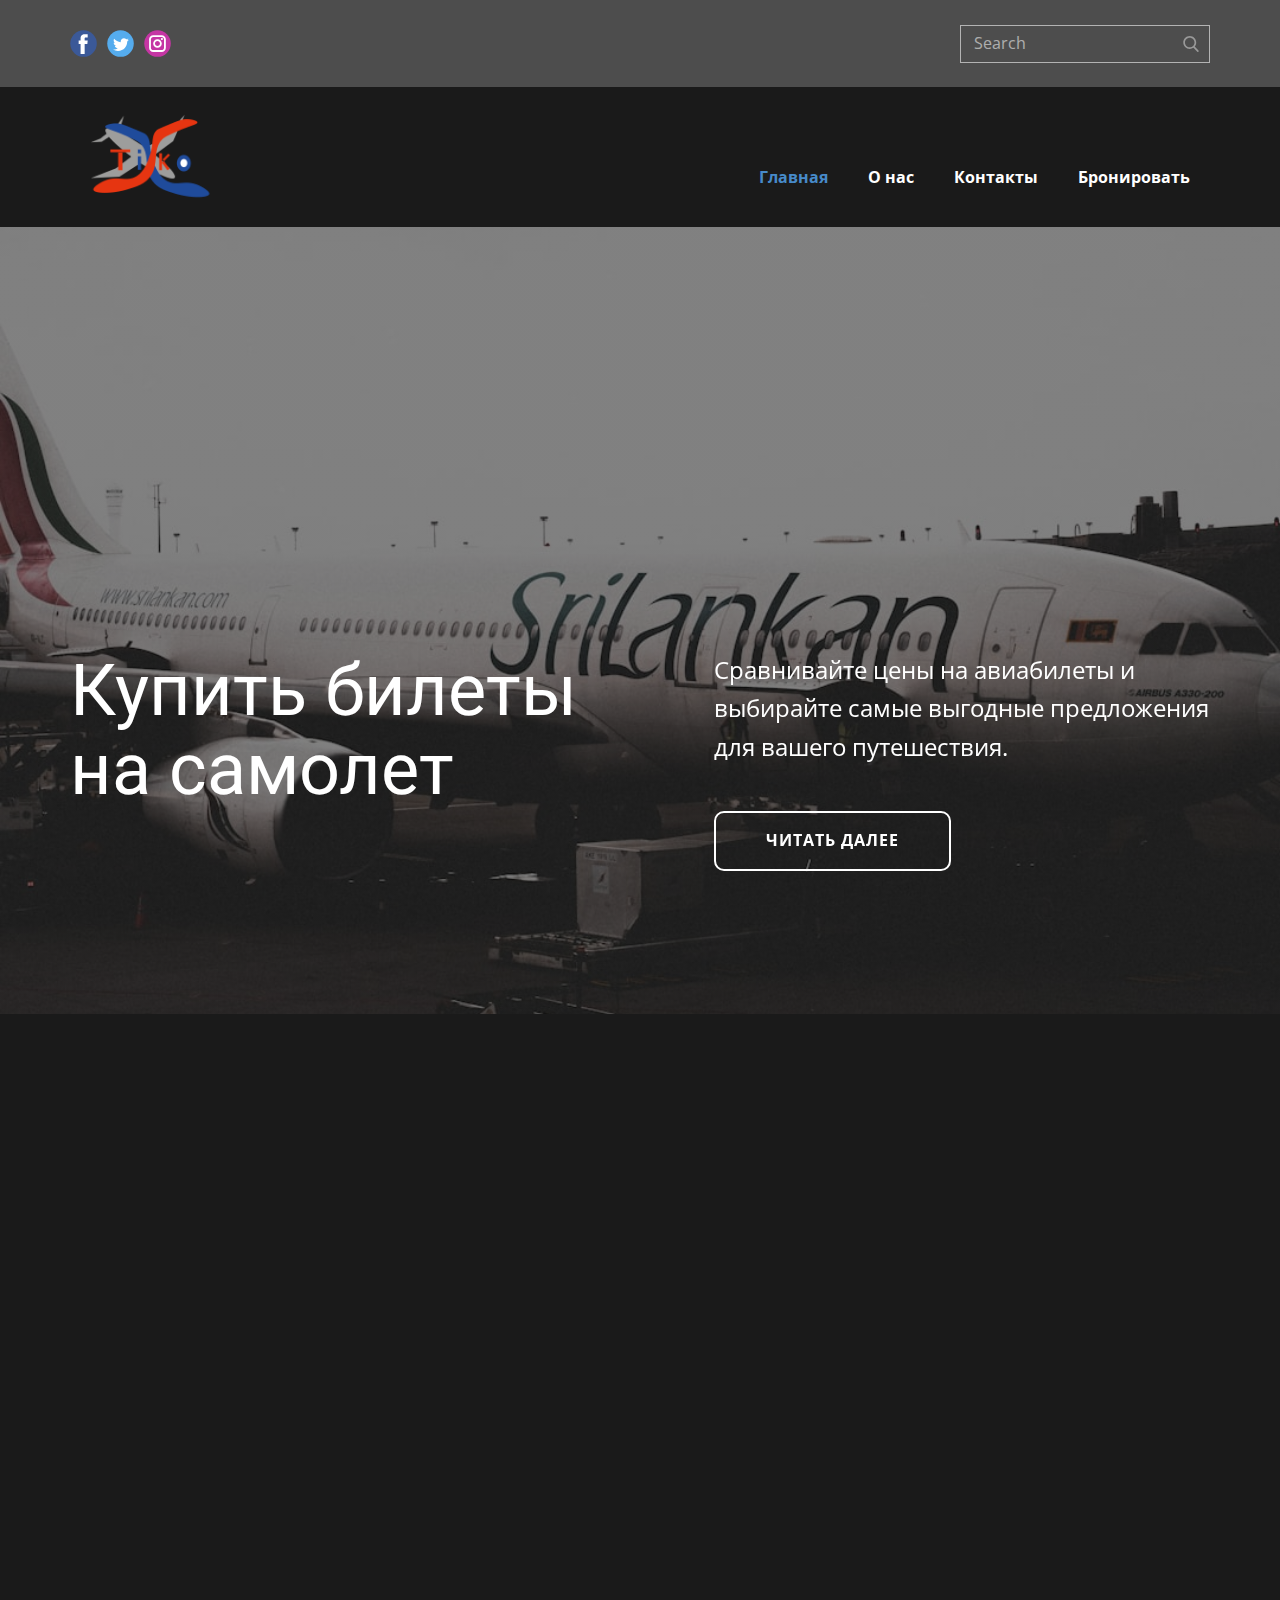
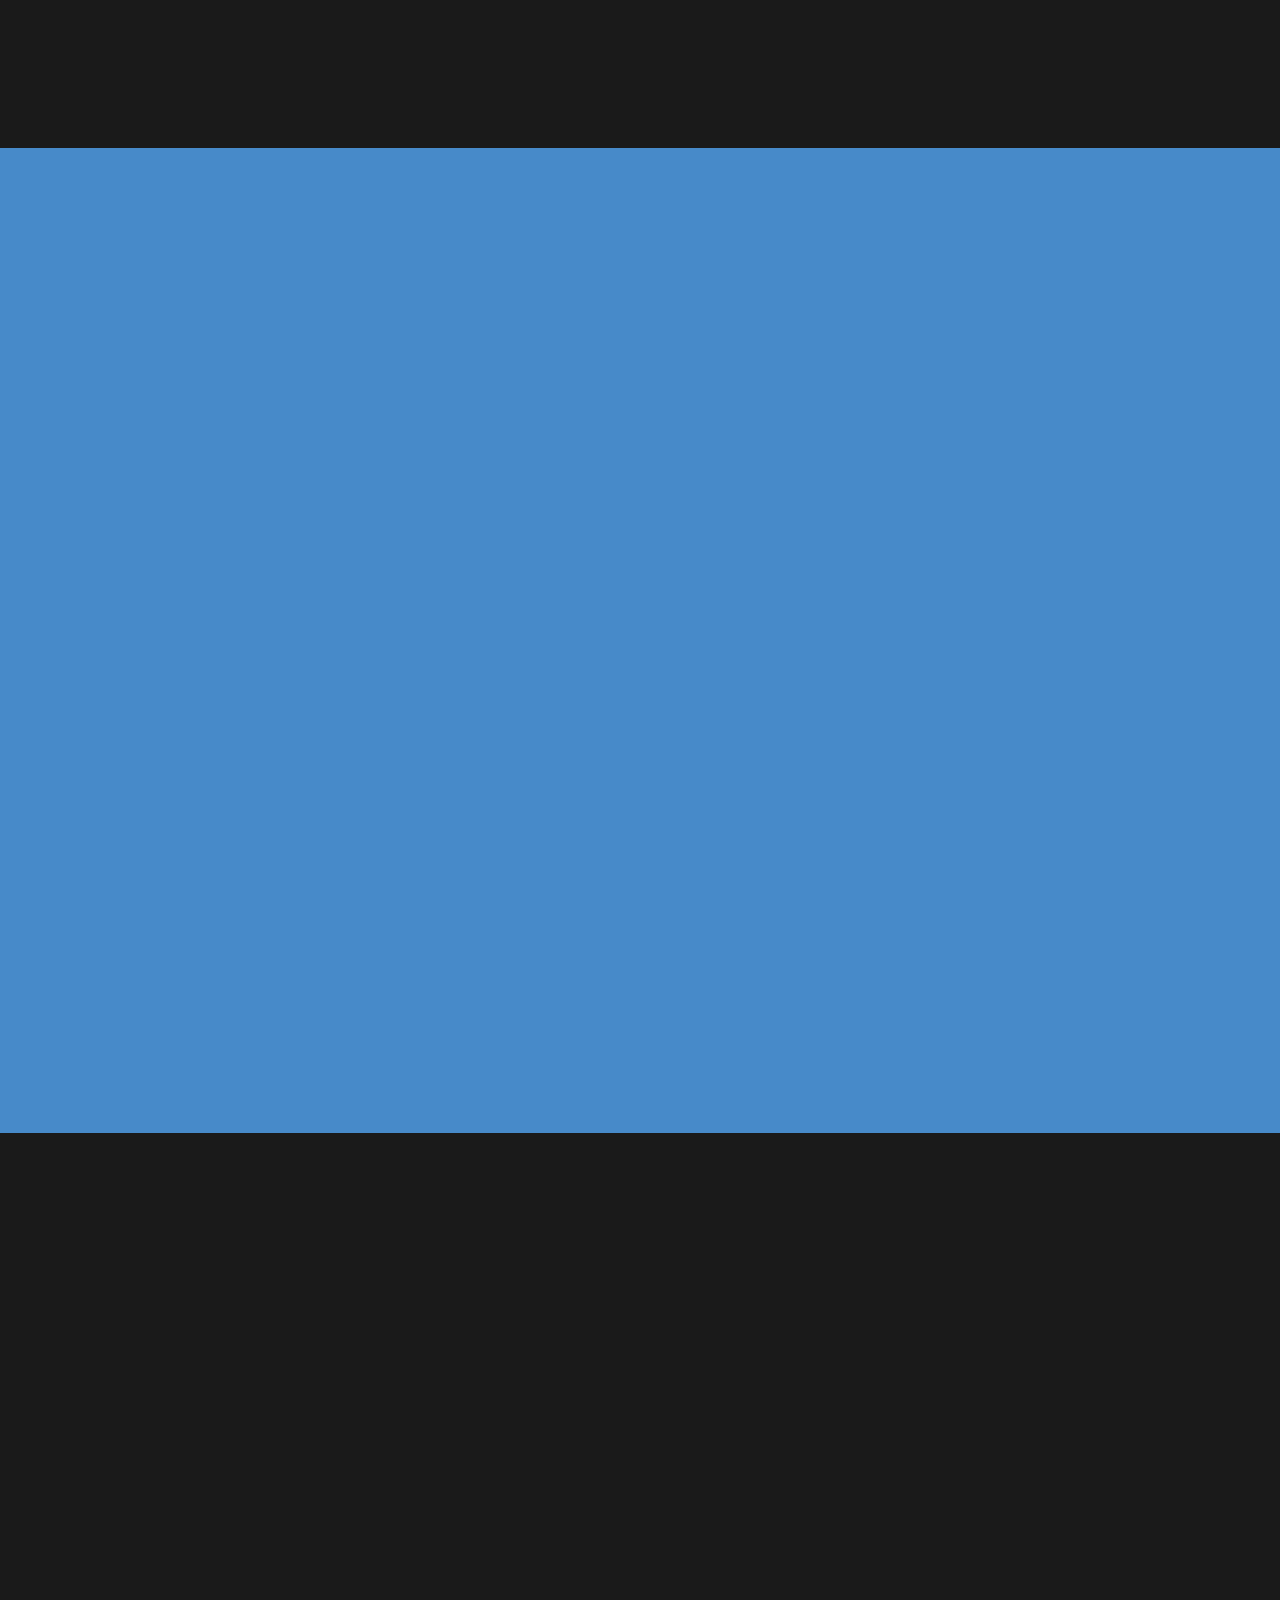
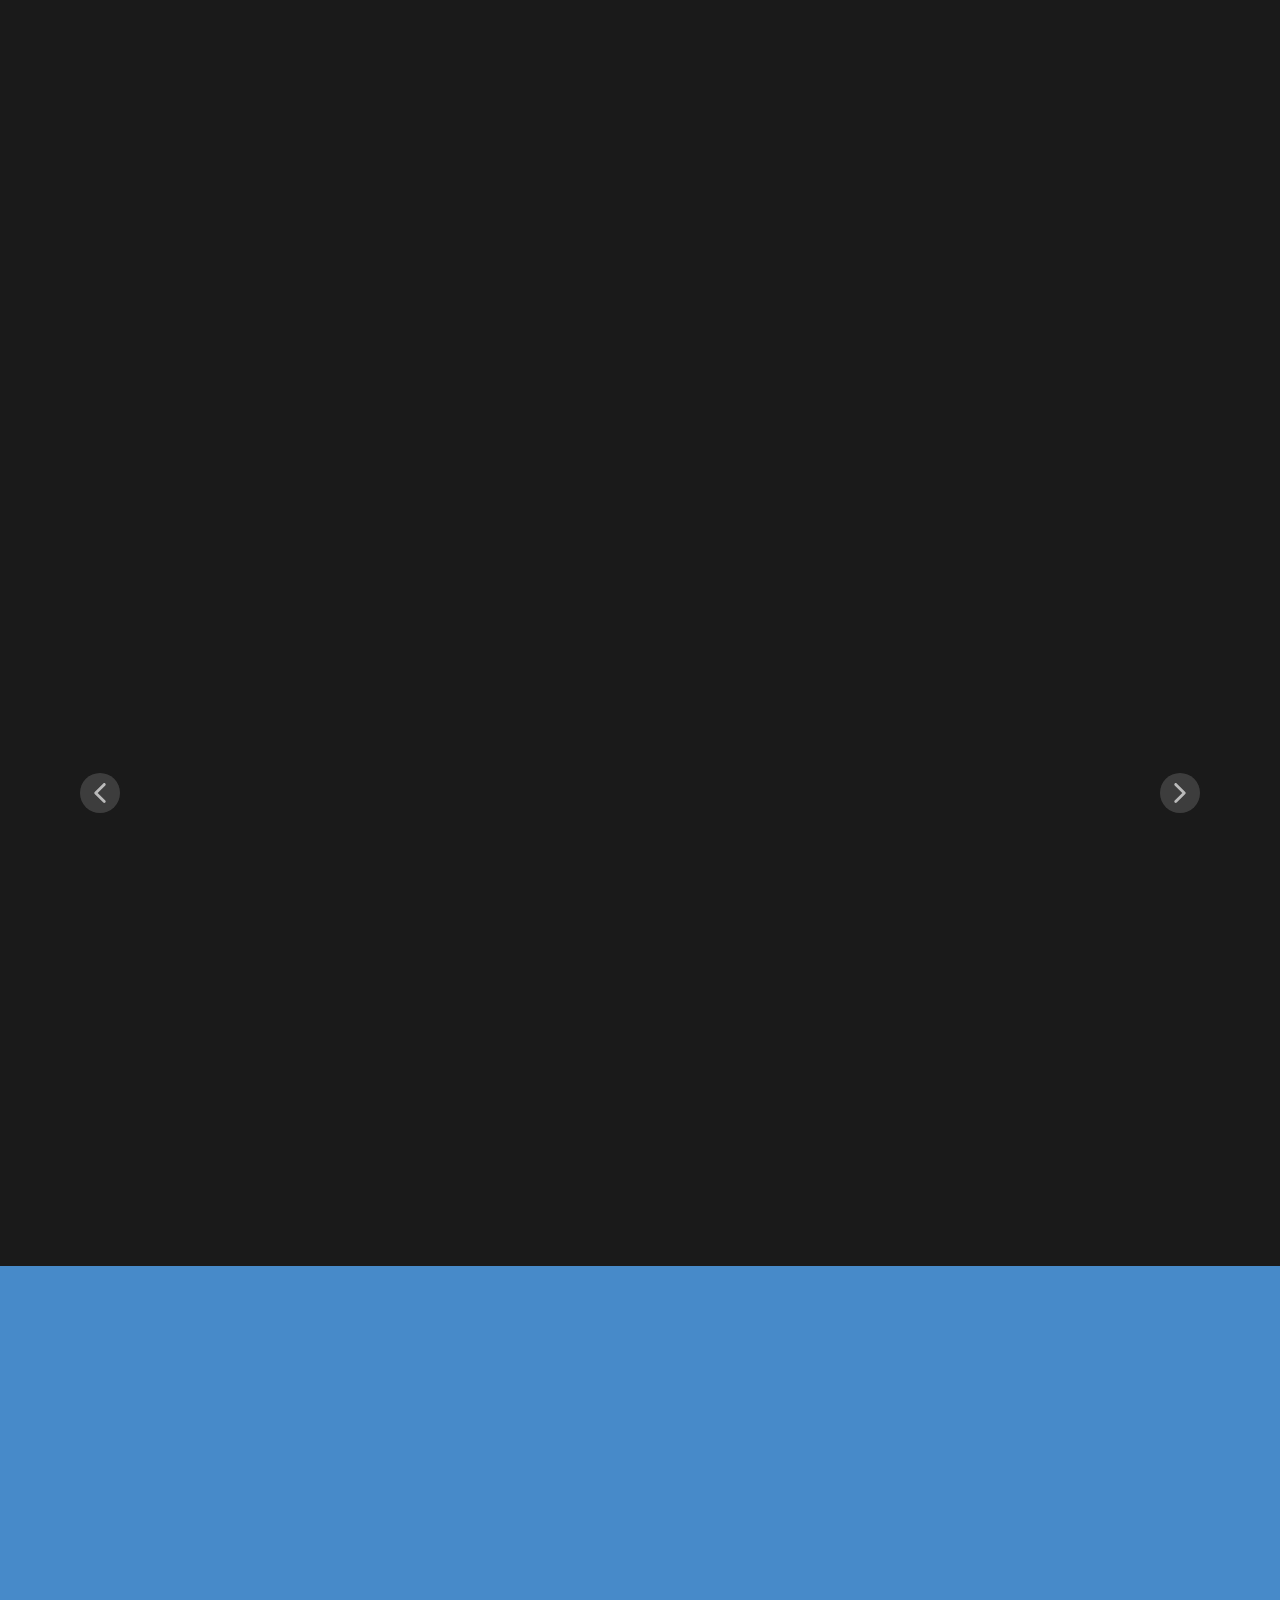
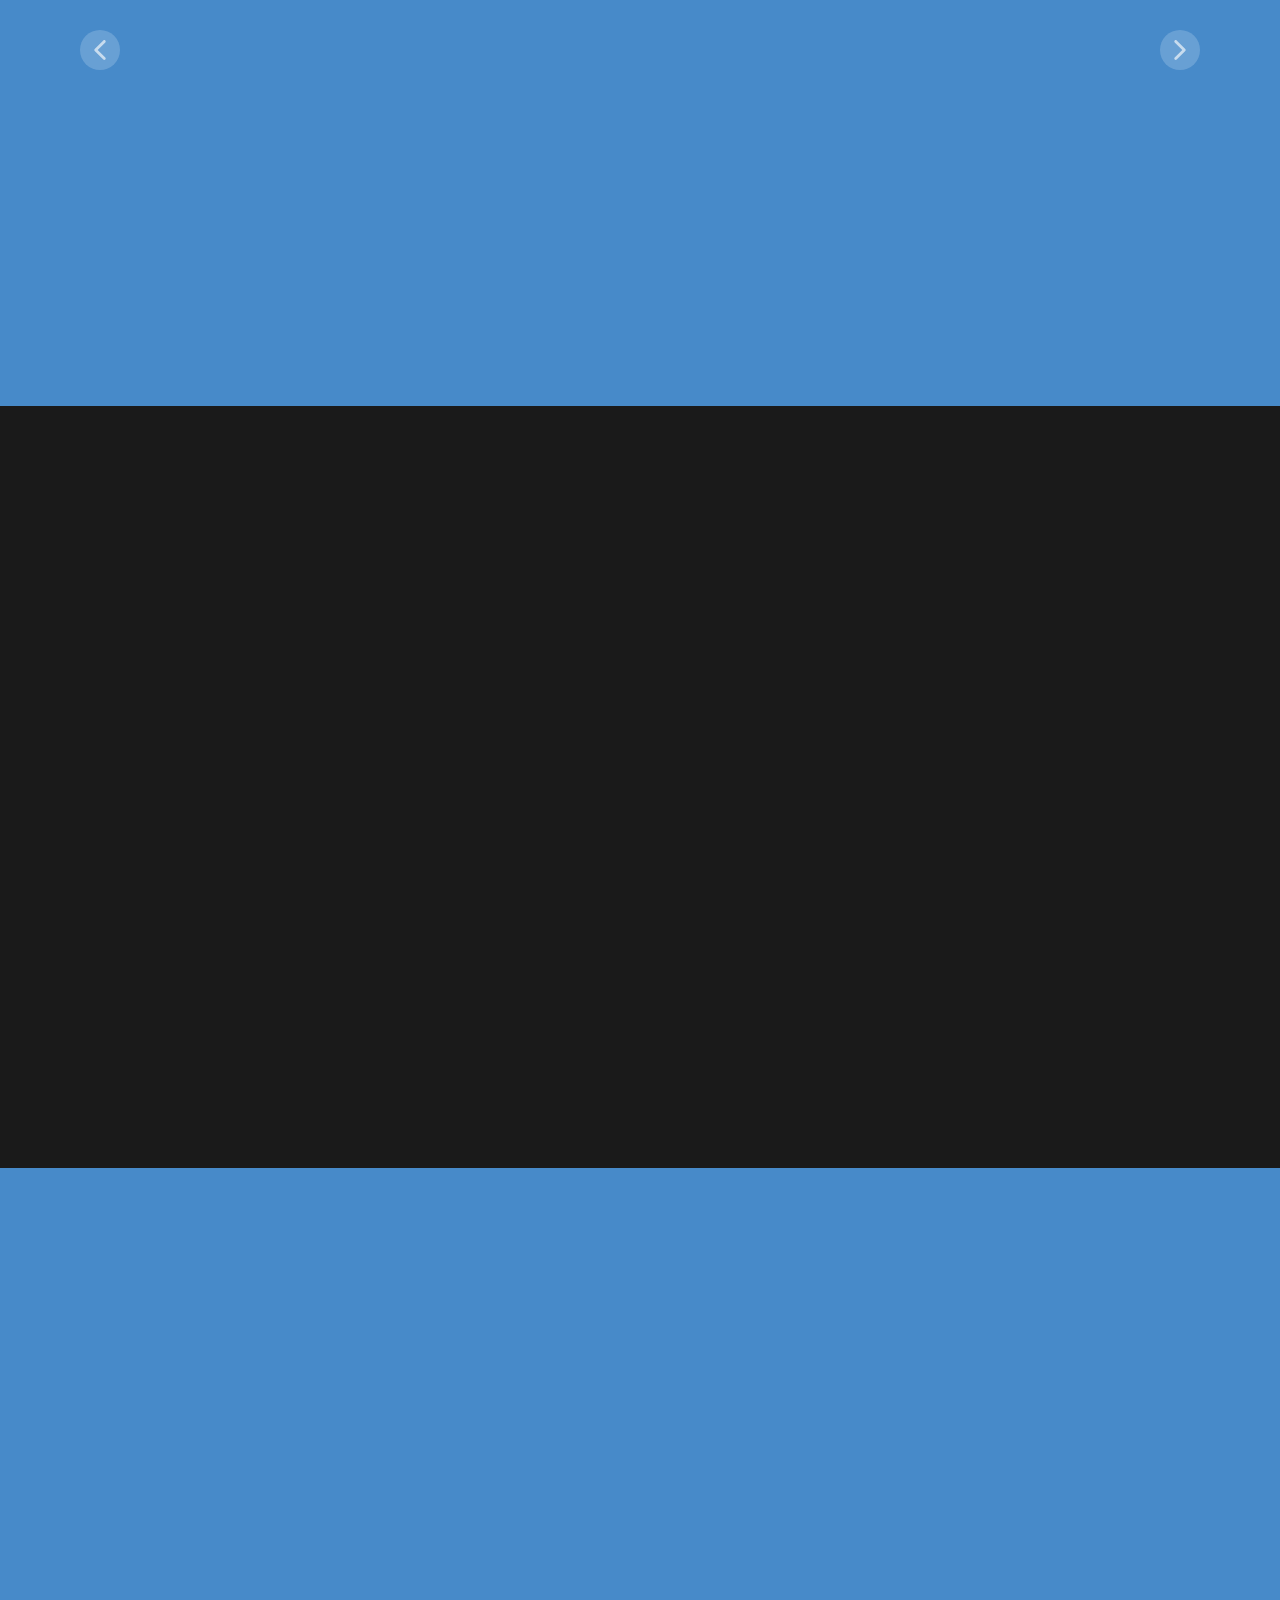
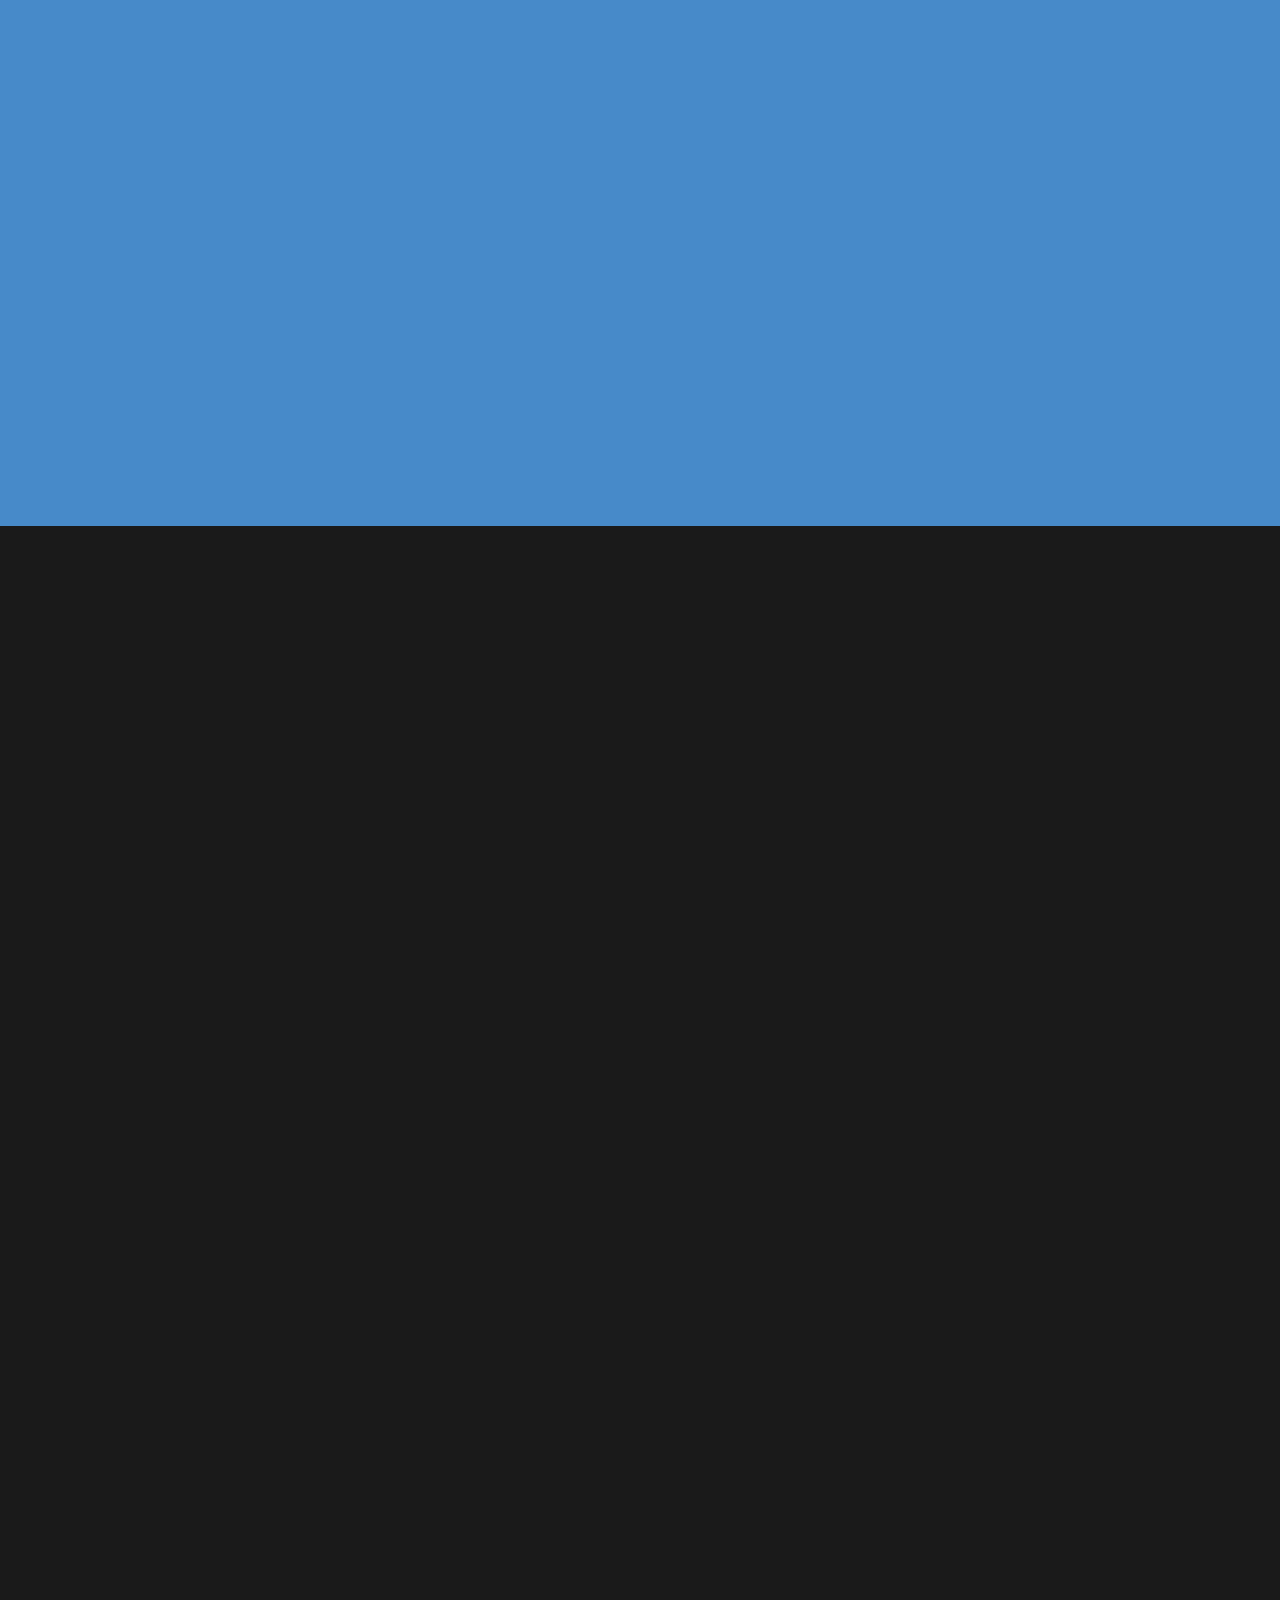
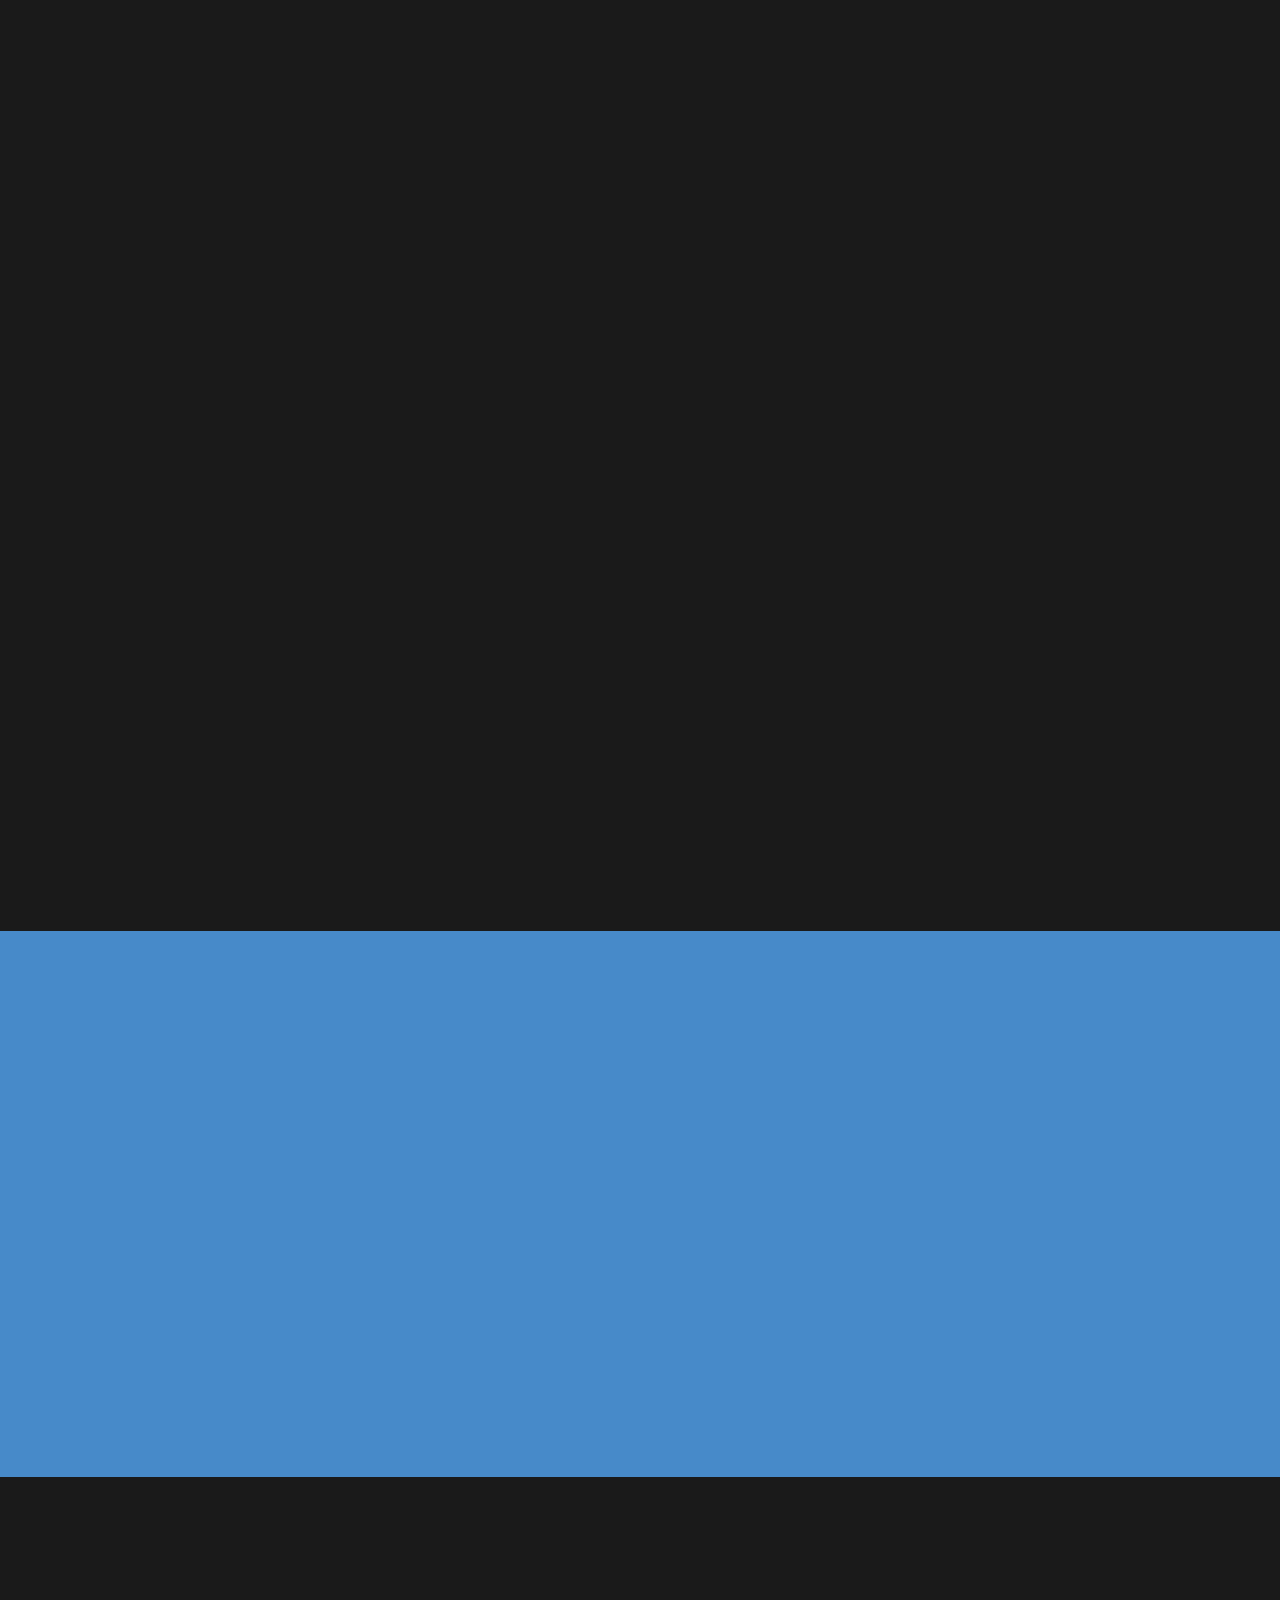
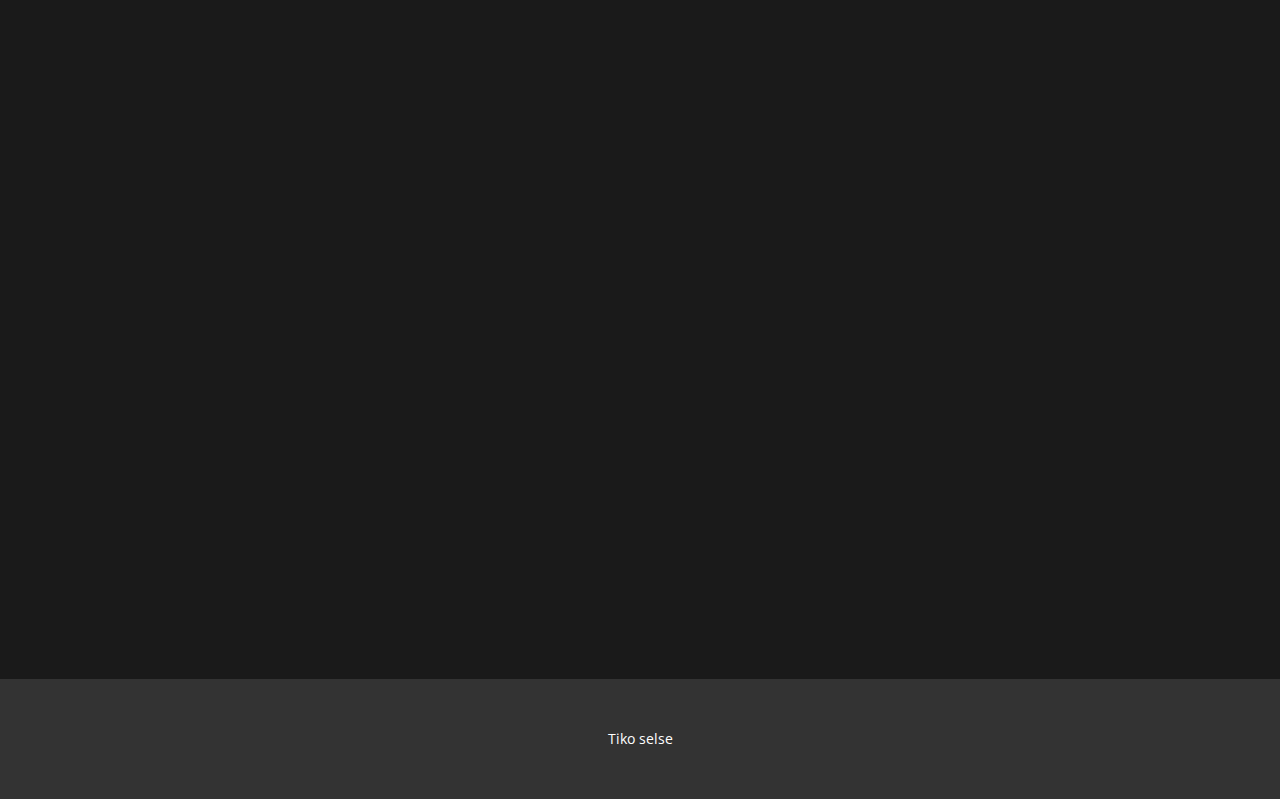
<file: index.html>
<!DOCTYPE html>
<html style="font-size: 16px;" lang="ru"><head>
    <meta name="viewport" content="width=device-width, initial-scale=1.0">
    <meta charset="utf-8">
    <meta name="keywords" content="Купить билеты на самолет, Выгодные тарифы, Поиск авиабилетов по маршруту, Бронирование авиабилетов онлайн, Акции на покупку авиабилетов, Скидки на авиабилеты сегодня, Авиабилеты дешево и удобно, Дешевые билеты, Наша замечательная команда, Лучшие цены, Бронирование онлайн">
    <meta name="description" content="">
    <title> TIKO</title>
    <link rel="stylesheet" href="nicepage.css" media="screen">
<link rel="stylesheet" href="index.css" media="screen">
    <script class="u-script" type="text/javascript" src="jquery.js" defer=""></script>
    <script class="u-script" type="text/javascript" src="nicepage.js" defer=""></script>
    <meta name="generator" content="Nicepage 7.1.0, nicepage.com">
    <meta name="referrer" content="origin">
    <link id="u-theme-google-font" rel="stylesheet" href="https://fonts.googleapis.com/css?family=Roboto:100,100i,300,300i,400,400i,500,500i,700,700i,900,900i|Open+Sans:300,300i,400,400i,500,500i,600,600i,700,700i,800,800i">
   <script type="application/ld+json">{
		"@context": "http://schema.org",
		"@type": "Organization",
		"name": "",
		"logo": "images/1.png",
		"sameAs": [
				"https://facebook.com/name",
				"https://twitter.com/name",
				"https://www.instagram.com/name"
		]
}</script>
    <meta name="theme-color" content="#478ac9">
    <meta name="twitter:site" content="@">
    <meta name="twitter:card" content="summary_large_image">
    <meta name="twitter:title" content="Главная">
    <meta name="twitter:description" content="">
    <meta property="og:title" content="Главная">
    <meta property="og:type" content="website">
  <meta data-intl-tel-input-cdn-path="intlTelInput/"></head>
  <body data-home-page="Главная.html" data-home-page-title="Главная" data-path-to-root="./" data-include-products="false" class="u-body u-grey-90 u-xl-mode" data-lang="ru"><header class="u-align-left u-clearfix u-container-align-left u-header u-section-row-container" id="sec-93fd"><div class="u-section-rows">
        <div class="u-grey-70 u-section-row u-section-row-1" id="sec-46aa">
          <div class="u-clearfix u-sheet u-sheet-1">
            <div class="u-social-icons u-spacing-10 u-social-icons-1">
              <a class="u-social-url" title="facebook" target="_blank" href="https://facebook.com/name">
                <span class="u-icon u-social-facebook u-social-icon u-icon-1">
                  <svg class="u-svg-link" preserveAspectRatio="xMidYMin slice" viewBox="0 0 112 112" style=""><use xlink:href="#svg-ac7e"></use></svg>
                  <svg class="u-svg-content" viewBox="0 0 112 112" x="0" y="0" id="svg-ac7e"><circle fill="currentColor" cx="56.1" cy="56.1" r="55"></circle><path fill="#FFFFFF" d="M73.5,31.6h-9.1c-1.4,0-3.6,0.8-3.6,3.9v8.5h12.6L72,58.3H60.8v40.8H43.9V58.3h-8V43.9h8v-9.2
      c0-6.7,3.1-17,17-17h12.5v13.9H73.5z"></path></svg>
                </span>
              </a>
              <a class="u-social-url" title="twitter" target="_blank" href="https://twitter.com/name">
                <span class="u-icon u-social-icon u-social-twitter u-icon-2">
                  <svg class="u-svg-link" preserveAspectRatio="xMidYMin slice" viewBox="0 0 112 112" style=""><use xlink:href="#svg-ba2f"></use></svg>
                  <svg class="u-svg-content" viewBox="0 0 112 112" x="0" y="0" id="svg-ba2f"><circle fill="currentColor" class="st0" cx="56.1" cy="56.1" r="55"></circle><path fill="#FFFFFF" d="M83.8,47.3c0,0.6,0,1.2,0,1.7c0,17.7-13.5,38.2-38.2,38.2C38,87.2,31,85,25,81.2c1,0.1,2.1,0.2,3.2,0.2
      c6.3,0,12.1-2.1,16.7-5.7c-5.9-0.1-10.8-4-12.5-9.3c0.8,0.2,1.7,0.2,2.5,0.2c1.2,0,2.4-0.2,3.5-0.5c-6.1-1.2-10.8-6.7-10.8-13.1
      c0-0.1,0-0.1,0-0.2c1.8,1,3.9,1.6,6.1,1.7c-3.6-2.4-6-6.5-6-11.2c0-2.5,0.7-4.8,1.8-6.7c6.6,8.1,16.5,13.5,27.6,14
      c-0.2-1-0.3-2-0.3-3.1c0-7.4,6-13.4,13.4-13.4c3.9,0,7.3,1.6,9.8,4.2c3.1-0.6,5.9-1.7,8.5-3.3c-1,3.1-3.1,5.8-5.9,7.4
      c2.7-0.3,5.3-1,7.7-2.1C88.7,43,86.4,45.4,83.8,47.3z"></path></svg>
                </span>
              </a>
              <a class="u-social-url" title="instagram" target="_blank" href="https://www.instagram.com/name">
                <span class="u-icon u-social-icon u-social-instagram u-icon-3">
                  <svg class="u-svg-link" preserveAspectRatio="xMidYMin slice" viewBox="0 0 112 112" style=""><use xlink:href="#svg-60a4"></use></svg>
                  <svg class="u-svg-content" viewBox="0 0 112 112" x="0" y="0" id="svg-60a4"><circle fill="currentColor" cx="56.1" cy="56.1" r="55"></circle><path fill="#FFFFFF" d="M55.9,38.2c-9.9,0-17.9,8-17.9,17.9C38,66,46,74,55.9,74c9.9,0,17.9-8,17.9-17.9C73.8,46.2,65.8,38.2,55.9,38.2
      z M55.9,66.4c-5.7,0-10.3-4.6-10.3-10.3c-0.1-5.7,4.6-10.3,10.3-10.3c5.7,0,10.3,4.6,10.3,10.3C66.2,61.8,61.6,66.4,55.9,66.4z"></path><path fill="#FFFFFF" d="M74.3,33.5c-2.3,0-4.2,1.9-4.2,4.2s1.9,4.2,4.2,4.2s4.2-1.9,4.2-4.2S76.6,33.5,74.3,33.5z"></path><path fill="#FFFFFF" d="M73.1,21.3H38.6c-9.7,0-17.5,7.9-17.5,17.5v34.5c0,9.7,7.9,17.6,17.5,17.6h34.5c9.7,0,17.5-7.9,17.5-17.5V38.8
      C90.6,29.1,82.7,21.3,73.1,21.3z M83,73.3c0,5.5-4.5,9.9-9.9,9.9H38.6c-5.5,0-9.9-4.5-9.9-9.9V38.8c0-5.5,4.5-9.9,9.9-9.9h34.5
      c5.5,0,9.9,4.5,9.9,9.9V73.3z"></path></svg>
                </span>
              </a>
            </div>
            <form action="#" class="u-border-1 u-border-grey-30 u-expanded-width-xs u-search u-search-right u-search-1" data-search-token="no-license" data-href="search/search.html">
              <button class="u-search-button" type="submit">
                <span class="u-search-icon u-spacing-10 u-text-grey-40">
                  <svg class="u-svg-link" preserveAspectRatio="xMidYMin slice" viewBox="0 0 56.966 56.966" style=""><use xmlns:xlink="http://www.w3.org/1999/xlink" xlink:href="#svg-9dab"></use></svg>
                  <svg xmlns="http://www.w3.org/2000/svg" xmlns:xlink="http://www.w3.org/1999/xlink" version="1.1" id="svg-9dab" x="0px" y="0px" viewBox="0 0 56.966 56.966" style="enable-background:new 0 0 56.966 56.966;" xml:space="preserve" class="u-svg-content"><path d="M55.146,51.887L41.588,37.786c3.486-4.144,5.396-9.358,5.396-14.786c0-12.682-10.318-23-23-23s-23,10.318-23,23  s10.318,23,23,23c4.761,0,9.298-1.436,13.177-4.162l13.661,14.208c0.571,0.593,1.339,0.92,2.162,0.92  c0.779,0,1.518-0.297,2.079-0.837C56.255,54.982,56.293,53.08,55.146,51.887z M23.984,6c9.374,0,17,7.626,17,17s-7.626,17-17,17  s-17-7.626-17-17S14.61,6,23.984,6z"></path><g></g><g></g><g></g><g></g><g></g><g></g><g></g><g></g><g></g><g></g><g></g><g></g><g></g><g></g><g></g></svg>
                </span>
              </button>
              <input class="u-search-input" type="search" name="search" value="" placeholder="Search">
            </form>
          </div>
          
          
          
          
          
        </div>
        <div class="u-section-row" id="sec-37e8">
          <div class="u-clearfix u-sheet u-sheet-2">
            <a href="#" class="u-image u-logo u-image-1" data-image-width="1024" data-image-height="768">
              <img src="images/1.png" class="u-logo-image u-logo-image-1" data-image-width="80">
            </a>
            <nav data-position="" class="u-menu u-menu-one-level u-offcanvas u-menu-1">
              <div class="menu-collapse" style="font-size: 1rem; letter-spacing: 0px; font-weight: 700;">
                <a class="u-button-style u-custom-active-border-color u-custom-border u-custom-border-color u-custom-borders u-custom-hover-border-color u-custom-left-right-menu-spacing u-custom-padding-bottom u-custom-text-active-color u-custom-text-color u-custom-text-hover-color u-custom-top-bottom-menu-spacing u-hamburger-link u-nav-link u-hamburger-link-1" href="#">
                  <svg class="u-svg-link" viewBox="0 0 24 24"><use xlink:href="#menu-hamburger"></use></svg>
                  <svg class="u-svg-content" version="1.1" id="menu-hamburger" viewBox="0 0 16 16" x="0px" y="0px" xmlns:xlink="http://www.w3.org/1999/xlink" xmlns="http://www.w3.org/2000/svg"><g><rect y="1" width="16" height="2"></rect><rect y="7" width="16" height="2"></rect><rect y="13" width="16" height="2"></rect>
</g></svg>
                </a>
              </div>
              <div class="u-custom-menu u-nav-container">
                <ul class="u-nav u-unstyled u-nav-1"><li class="u-nav-item"><a class="u-button-style u-nav-link u-text-active-palette-1-base u-text-hover-palette-2-base" href="index.html" style="padding: 10px 20px;">Главная</a>
</li><li class="u-nav-item"><a class="u-button-style u-nav-link u-text-active-palette-1-base u-text-hover-palette-2-base" href="#carousel_3236" style="padding: 10px 20px;">О нас</a>
</li><li class="u-nav-item"><a class="u-button-style u-nav-link u-text-active-palette-1-base u-text-hover-palette-2-base" href="#carousel_d05a" style="padding: 10px 20px;">Контакты</a>
  <li class="u-nav-item"><a class="u-button-style u-nav-link u-text-active-palette-1-base u-text-hover-palette-2-base" href="bron.html" style="padding: 10px 20px;">Бронировать</a>
</li></ul>
              </div>
              <div class="u-custom-menu u-nav-container-collapse">
                <div class="u-black u-container-style u-inner-container-layout u-opacity u-opacity-95 u-sidenav">
                  <div class="u-inner-container-layout u-sidenav-overflow">
                    <div class="u-menu-close"></div>
                    <ul class="u-align-center u-nav u-popupmenu-items u-unstyled u-nav-2"><li class="u-nav-item"><a class="u-button-style u-nav-link" href="index.html">Главная</a>
</li><li class="u-nav-item"><a class="u-button-style u-nav-link" href="#carousel_3236">О нас</a>
</li><li class="u-nav-item"><a class="u-button-style u-nav-link" href="#carousel_d05a">Контакты</a>
  <li class="u-nav-item"><a class="u-button-style u-nav-link u-text-active-palette-1-base u-text-hover-palette-2-base" href="bron.html" style="padding: 10px 20px;">Бронировать</a>
</li></ul>
                  </div>
                </div>
                <div class="u-black u-menu-overlay u-opacity u-opacity-70"></div>
              </div>
            </nav>
          </div>
          
          
          
          
          
        </div>
      </div></header> 
    <section class="u-clearfix u-image u-shading u-section-1" id="sec-917c" data-image-width="425" data-image-height="283">
      <div class="u-clearfix u-sheet u-sheet-1">
        <div class="data-layout-selected u-clearfix u-expanded-width u-gutter-30 u-layout-wrap u-layout-wrap-1">
          <div class="u-gutter-0 u-layout">
            <div class="u-layout-row">
              <div class="u-container-style u-layout-cell u-shape-rectangle u-size-33-lg u-size-33-xl u-size-60-md u-size-60-sm u-size-60-xs u-layout-cell-1" data-animation-name="customAnimationIn" data-animation-duration="1500" data-animation-delay="0">
                <div class="u-container-layout u-valign-top u-container-layout-1">
                  <h1 class="u-align-left u-text u-text-1" data-animation-name="customAnimationIn" data-animation-duration="1500" data-animation-delay="200">Купить билеты на самолет</h1>
                </div>
              </div>
              <div class="u-container-align-left u-container-style u-layout-cell u-shape-rectangle u-size-27-lg u-size-27-xl u-size-60-md u-size-60-sm u-size-60-xs u-layout-cell-2" data-animation-name="customAnimationIn" data-animation-duration="1500" data-animation-delay="500">
                <div class="u-container-layout u-valign-top u-container-layout-2">
                  <p class="u-align-left u-large-text u-text u-text-variant u-text-2">Сравнивайте цены на авиабилеты и выбирайте самые выгодные предложения для вашего путешествия.</p>
                  <a href="#sec-0d67" class="u-active-white u-align-left u-border-2 u-border-active-white u-border-hover-white u-border-white u-btn u-button-style u-hover-white u-none u-radius u-text-active-palette-1-base u-text-body-alt-color u-text-hover-palette-1-base u-btn-1">читать далее</a>
                </div>
              </div>
            </div>
          </div>
        </div>
      </div>
    </section>
    <section class="u-align-center u-clearfix u-container-align-center u-section-2" id="carousel_3236">
      <div class="u-align-left u-clearfix u-sheet u-valign-middle u-sheet-1">
        <h2 class="u-align-center u-text u-text-default u-text-1" data-animation-name="customAnimationIn" data-animation-duration="1500" data-animation-delay="0">Выгодные тарифы</h2>
        <div class="u-expanded-width u-list u-list-1">
          <div class="u-repeater u-repeater-1">
            <div class="u-container-align-center u-container-style u-list-item u-repeater-item u-list-item-1" data-animation-name="customAnimationIn" data-animation-duration="1500">
              <div class="u-container-layout u-similar-container u-valign-top u-container-layout-1">
                <span class="u-align-center u-border-3 u-border-grey-60 u-file-icon u-icon u-icon-circle u-text-white u-icon-1">
                  <img src="images/15171072-24da8d28.png" alt="">
                </span>
                <h4 class="u-align-center u-text u-text-default u-text-2">Дешевые билеты</h4>
                <p class="u-align-center u-text u-text-default u-text-3">Купить авиабилеты онлайн - удобный способ путешествовать по всему миру без хлопот.</p>
                <a href="https://www.aviasales.kz/?marker=186703.yandex_ppc_kz_NQZ_sr_gen_a-all_exp-copy&utm_source=yd&utm_medium=cpc&utm_campaign=ppc_kz_NQZ_sr_gen_a-all_exp-copy&utm_campaign_id=108557836&utm_adgroup_id=5419475393&utm_content_id=15947046972&term_match_type=&term_matched=&utm_term=%D0%B0%D0%B2%D0%B8%D0%B0%D0%B1%D0%B8%D0%BB%D0%B5%D1%82%D1%8B+%D0%B4%D0%B5%D1%88%D0%B5%D0%B2%D0%BE&utm_term_id=50903701228&network=search&placement=none&position=premium.1&device=desktop&geo=%D0%9A%D0%BE%D0%BA%D1%88%D0%B5%D1%82%D0%B0%D1%83.20809&yclid=8616849469348773887&params=KOV1" class="u-active-none u-align-center u-border-2 u-border-active-palette-1-light-2 u-border-hover-palette-1-light-2 u-border-no-left u-border-no-right u-border-no-top u-border-white u-btn u-button-style u-hover-none u-none u-text-active-palette-1-light-2 u-text-body-alt-color u-text-hover-palette-1-light-2 u-btn-1">узнать больше</a>
              </div>
            </div>
            <div class="u-container-align-center u-container-style u-list-item u-repeater-item u-list-item-2" data-animation-name="customAnimationIn" data-animation-duration="1000">
              <div class="u-container-layout u-similar-container u-valign-top u-container-layout-2">
                <span class="u-align-center u-border-3 u-border-grey-60 u-file-icon u-icon u-icon-circle u-text-white u-icon-2">
                  <img src="images/3137911-66b47837.png" alt="">
                </span>
                <h4 class="u-align-center u-text u-text-default u-text-4">Лучшие цены</h4>
                <p class="u-align-center u-text u-text-default u-text-5">Сравнивайте цены на авиабилеты и выбирайте самые выгодные предложения для вашего путешествия.</p>
                <a href="https://tickets.kz/?refid=841&utm_source=yandex&utm_medium=cpc&utm_content=13642715853&utm_term=---autotargeting&utm_campaign=konkurenty_ysearch_avia&yclid=18185085576586723327" class="u-active-none u-align-center u-border-2 u-border-active-palette-1-light-2 u-border-hover-palette-1-light-2 u-border-no-left u-border-no-right u-border-no-top u-border-white u-btn u-button-style u-hover-none u-none u-text-active-palette-1-light-2 u-text-body-alt-color u-text-hover-palette-1-light-2 u-btn-2">узнать больше</a>
              </div>
            </div>
            <div class="u-container-align-center u-container-style u-list-item u-repeater-item u-list-item-3" data-animation-name="customAnimationIn" data-animation-duration="1500">
              <div class="u-container-layout u-similar-container u-valign-top u-container-layout-3">
                <span class="u-align-center u-border-3 u-border-grey-60 u-file-icon u-icon u-icon-circle u-text-white u-icon-3">
                  <img src="images/1436699-e26a30b7.png" alt="">
                </span>
                <h4 class="u-align-center u-text u-text-default u-text-6">Бронирование онлайн</h4>
                <p class="u-align-center u-text u-text-default u-text-7">Бронируйте авиабилеты заранее, чтобы получить лучшие цены и больше вариантов рейсов.</p>
                <a href="bron.html" class="u-active-none u-align-center u-border-2 u-border-active-palette-1-light-2 u-border-hover-palette-1-light-2 u-border-no-left u-border-no-right u-border-no-top u-border-white u-btn u-button-style u-hover-none u-none u-text-active-palette-1-light-2 u-text-body-alt-color u-text-hover-palette-1-light-2 u-btn-3">узнать больше</a>
              </div>
            </div>
          </div>
        </div>
      </div>
    </section>
    <section class="u-align-left u-clearfix u-container-align-center-xl u-container-align-left u-palette-1-base u-section-3" id="carousel_50d7">
      <div class="u-clearfix u-sheet u-valign-middle u-sheet-1">
        <div class="data-layout-selected u-clearfix u-expanded-width-md u-expanded-width-sm u-expanded-width-xs u-gutter-30 u-layout-wrap u-layout-wrap-1">
          <div class="u-gutter-0 u-layout">
            <div class="u-layout-row">
              <div class="u-size-30">
                <div class="u-layout-col">
                  <div class="u-align-left u-container-align-left u-container-style u-image u-layout-cell u-right-cell u-size-20 u-image-1" data-image-width="283" data-image-height="425" data-animation-name="customAnimationIn" data-animation-duration="1500" data-animation-delay="0">
                    <div class="u-container-layout u-valign-middle u-container-layout-1"></div>
                  </div>
                  <div class="u-align-left u-container-align-left u-container-style u-image u-layout-cell u-right-cell u-shape-rectangle u-size-20 u-image-2" data-image-width="319" data-image-height="425" data-animation-delay="0" data-animation-name="flipIn" data-animation-duration="1500" data-animation-direction="X">
                    <div class="u-container-layout u-valign-middle u-container-layout-2"></div>
                  </div>
                  <div class="u-container-style u-hidden-sm u-hidden-xs u-layout-cell u-right-cell u-size-20 u-layout-cell-3">
                    <div class="u-container-layout u-container-layout-3"></div>
                  </div>
                </div>
              </div>
              <div class="u-size-30">
                <div class="u-layout-col">
                  <div class="u-container-style u-hidden-sm u-hidden-xs u-layout-cell u-left-cell u-size-20 u-layout-cell-4">
                    <div class="u-container-layout u-container-layout-4"></div>
                  </div>
                  <div class="u-align-left u-container-align-left u-container-style u-image u-layout-cell u-left-cell u-size-20 u-image-3" data-animation-name="flipIn" data-animation-duration="1500" data-animation-delay="0" data-animation-direction="X" data-image-width="283" data-image-height="425">
                    <div class="u-container-layout u-valign-middle u-container-layout-5"></div>
                  </div>
                  <div class="u-align-left u-container-align-left u-container-style u-image u-layout-cell u-left-cell u-size-20 u-image-4" data-image-width="283" data-image-height="425" data-animation-name="customAnimationIn" data-animation-duration="1500" data-animation-delay="0">
                    <div class="u-container-layout u-valign-middle u-container-layout-6"></div>
                  </div>
                </div>
              </div>
            </div>
          </div>
        </div>
        <div class="u-align-left u-container-align-left u-container-style u-expanded-width-md u-expanded-width-sm u-expanded-width-xs u-group u-group-1" data-animation-name="customAnimationIn" data-animation-duration="1500" data-animation-delay="0">
          <div class="u-container-layout u-valign-middle u-container-layout-7">
            <h2 class="u-text u-text-1">Поиск авиабилетов по маршруту</h2>
            <p class="u-text u-text-2">Планируете свой следующий полет? Наши специалисты помогут вам подобрать оптимальные варианты авиабилетов. Наслаждайтесь удобством и комфортом в путешествиях!</p>
            <a href="bron.html" class="u-active-white u-align-left u-border-2 u-border-active-white u-border-hover-white u-border-white u-btn u-button-style u-hover-white u-none u-radius u-btn-1">читать далее</a>
          </div>
        </div>
      </div>
    </section>
    <section class="u-align-center u-clearfix u-container-align-center u-section-4" id="carousel_1ed0">
      <div class="u-clearfix u-sheet u-valign-middle u-sheet-1">
        <h2 class="u-align-center u-text u-text-default u-text-1" data-animation-name="fadeIn" data-animation-duration="1500" data-animation-delay="0">Бронирование авиабилетов онлайн</h2>
        <div class="u-expanded-width u-list u-list-1">
          <div class="u-repeater u-repeater-1">
            <div class="u-align-left u-border-6 u-border-no-bottom u-border-no-right u-border-no-top u-border-palette-1-base u-container-align-left u-container-style u-grey-80 u-list-item u-repeater-item u-shape-rectangle u-list-item-1" data-animation-name="customAnimationIn" data-animation-duration="1500" data-animation-delay="500">
              <div class="u-container-layout u-similar-container u-container-layout-1">
                <h4 class="u-text u-text-2">Гибкие варианты</h4>
                <p class="u-text u-text-3">Планируйте свои путешествия заранее, чтобы сэкономить на авиабилетах и выбрать удобные рейсы.</p>
                <a href="https://tickets.kz/?refid=841&utm_source=yandex&utm_medium=cpc&utm_content=13642715853&utm_term=---autotargeting&utm_campaign=konkurenty_ysearch_avia&yclid=18185085576586723327" class="u-active-none u-border-1 u-border-active-grey-15 u-border-hover-grey-15 u-border-no-left u-border-no-right u-border-no-top u-border-white u-btn u-button-style u-hover-none u-none u-text-active-grey-15 u-text-body-alt-color u-text-hover-grey-15 u-btn-1">узнать больше</a>
              </div>
            </div>
            <div class="u-align-left u-border-6 u-border-no-bottom u-border-no-right u-border-no-top u-border-palette-1-base u-container-align-left u-container-style u-grey-80 u-list-item u-repeater-item u-shape-rectangle u-video-cover u-list-item-2" data-animation-name="customAnimationIn" data-animation-duration="1500" data-animation-delay="500">
              <div class="u-container-layout u-similar-container u-container-layout-2">
                <h4 class="u-text u-text-4">Быстрый поиск</h4>
                <p class="u-text u-text-5">Ищите специальные предложения на авиабилеты, чтобы получить скидки и бонусы от авиакомпаний.</p>
                <a href="https://tickets.kz/?refid=841&utm_source=yandex&utm_medium=cpc&utm_content=13642715853&utm_term=---autotargeting&utm_campaign=konkurenty_ysearch_avia&yclid=18185085576586723327" class="u-active-none u-border-1 u-border-active-grey-15 u-border-hover-grey-15 u-border-no-left u-border-no-right u-border-no-top u-border-white u-btn u-button-style u-hover-none u-none u-text-active-grey-15 u-text-body-alt-color u-text-hover-grey-15 u-btn-2">узнать больше</a>
              </div>
            </div>
            <div class="u-align-left u-border-6 u-border-no-bottom u-border-no-right u-border-no-top u-border-palette-1-base u-container-align-left u-container-style u-grey-80 u-list-item u-repeater-item u-shape-rectangle u-video-cover u-list-item-3" data-animation-name="customAnimationIn" data-animation-duration="1500" data-animation-delay="500">
              <div class="u-container-layout u-similar-container u-container-layout-3">
                <h4 class="u-text u-text-6">Удобная покупка</h4>
                <p class="u-text u-text-7">Бронируйте авиабилеты онлайн быстро и удобно, выбирая оптимальные условия перелета для себя.</p>
                <a href="https://tickets.kz/?refid=841&utm_source=yandex&utm_medium=cpc&utm_content=13642715853&utm_term=---autotargeting&utm_campaign=konkurenty_ysearch_avia&yclid=18185085576586723327" class="u-active-none u-border-1 u-border-active-grey-15 u-border-hover-grey-15 u-border-no-left u-border-no-right u-border-no-top u-border-white u-btn u-button-style u-hover-none u-none u-text-active-grey-15 u-text-body-alt-color u-text-hover-grey-15 u-btn-3">узнать больше</a>
              </div>
            </div>
            <div class="u-align-left u-border-6 u-border-no-bottom u-border-no-right u-border-no-top u-border-palette-1-base u-container-align-left u-container-style u-grey-80 u-list-item u-repeater-item u-shape-rectangle u-video-cover u-list-item-4" data-animation-name="customAnimationIn" data-animation-duration="1500" data-animation-delay="500">
              <div class="u-container-layout u-similar-container u-container-layout-4">
                <h4 class="u-text u-text-8">Дешевые авиабилеты онлайн</h4>
                <p class="u-text u-text-9">Купить авиабилеты онлайн - удобный способ путешествовать по всему миру без хлопот.</p>
                <a href="https://tickets.kz/?refid=841&utm_source=yandex&utm_medium=cpc&utm_content=13642715853&utm_term=---autotargeting&utm_campaign=konkurenty_ysearch_avia&yclid=18185085576586723327" class="u-active-none u-border-1 u-border-active-grey-15 u-border-hover-grey-15 u-border-no-left u-border-no-right u-border-no-top u-border-white u-btn u-button-style u-hover-none u-none u-text-active-grey-15 u-text-body-alt-color u-text-hover-grey-15 u-btn-4">узнать больше</a>
              </div>
            </div>
            <div class="u-align-left u-border-6 u-border-no-bottom u-border-no-right u-border-no-top u-border-palette-1-base u-container-align-left u-container-style u-grey-80 u-list-item u-repeater-item u-shape-rectangle u-video-cover u-list-item-5" data-animation-name="customAnimationIn" data-animation-duration="1500" data-animation-delay="500">
              <div class="u-container-layout u-similar-container u-container-layout-5">
                <h4 class="u-text u-text-10">Эксклюзивные предложения</h4>
                <p class="u-text u-text-11">Сравнивайте цены на авиабилеты и выбирайте самые выгодные предложения для вашего путешествия.</p>
                <a href="mach.html" class="u-active-none u-border-1 u-border-active-grey-15 u-border-hover-grey-15 u-border-no-left u-border-no-right u-border-no-top u-border-white u-btn u-button-style u-hover-none u-none u-text-active-grey-15 u-text-body-alt-color u-text-hover-grey-15 u-btn-5">узнать больше</a>
              </div>
            </div>
            <div class="u-align-left u-border-6 u-border-no-bottom u-border-no-right u-border-no-top u-border-palette-1-base u-container-align-left u-container-style u-grey-80 u-list-item u-repeater-item u-shape-rectangle u-video-cover u-list-item-6" data-animation-name="customAnimationIn" data-animation-duration="1500" data-animation-delay="500">
              <div class="u-container-layout u-similar-container u-container-layout-6">
                <h4 class="u-text u-text-12">Поиск выгодных авиабилетов</h4>
                <p class="u-text u-text-13">Бронируйте авиабилеты заранее, чтобы получить лучшие цены и больше вариантов рейсов.</p>
                <a href="https://tickets.kz/?refid=841&utm_source=yandex&utm_medium=cpc&utm_content=13642715853&utm_term=---autotargeting&utm_campaign=konkurenty_ysearch_avia&yclid=18185085576586723327" class="u-active-none u-border-1 u-border-active-grey-15 u-border-hover-grey-15 u-border-no-left u-border-no-right u-border-no-top u-border-white u-btn u-button-style u-hover-none u-none u-text-active-grey-15 u-text-body-alt-color u-text-hover-grey-15 u-btn-6">узнать больше</a>
              </div>
            </div>
          </div>
        </div>
      </div>
    </section>
    <section class="u-clearfix u-container-align-center u-section-5" id="carousel_9d1f">
      <div class="u-clearfix u-sheet u-valign-middle u-sheet-1">
        <h2 class="u-align-center u-text u-text-default u-text-1" data-animation-name="customAnimationIn" data-animation-duration="1500" data-animation-delay="200">Акции на покупку авиабилетов</h2>
        <div class="u-expanded-width u-layout-horizontal u-list u-list-1">
          <div class="u-repeater u-repeater-1">
            <div class="u-container-align-left u-container-style u-image u-list-item u-repeater-item u-shading u-image-1" data-animation-name="customAnimationIn" data-animation-duration="1500" data-animation-delay="200" data-image-width="283" data-image-height="425">
              <div class="u-container-layout u-similar-container u-valign-bottom u-container-layout-1">
                <h3 class="u-align-left u-text u-text-2">Надежные авиакомпании</h3>
                <p class="u-align-left u-custom-item u-text u-text-3">Планируйте свои путешествия заранее, чтобы сэкономить на авиабилетах и выбрать удобные рейсы.</p>
              </div>
            </div>
            <div class="u-container-align-left u-container-style u-image u-list-item u-repeater-item u-shading u-image-2" data-animation-name="customAnimationIn" data-animation-duration="1500" data-animation-delay="200" data-image-width="298" data-image-height="425">
              <div class="u-container-layout u-similar-container u-valign-bottom u-container-layout-2">
                <h3 class="u-align-left u-text u-text-4">Гарантированный выбор</h3>
                <p class="u-align-left u-custom-item u-text u-text-5">Ищите специальные предложения на авиабилеты, чтобы получить скидки и бонусы от авиакомпаний.</p>
              </div>
            </div>
            <div class="u-container-align-left u-container-style u-image u-list-item u-repeater-item u-shading u-image-3" data-animation-name="customAnimationIn" data-animation-duration="1500" data-animation-delay="200" data-image-width="283" data-image-height="425">
              <div class="u-container-layout u-similar-container u-valign-bottom u-container-layout-3">
                <h3 class="u-align-left u-text u-text-6">Выгодные тарифы</h3>
                <p class="u-align-left u-custom-item u-text u-text-7">Бронируйте авиабилеты онлайн быстро и удобно, выбирая оптимальные условия перелета для себя.</p>
              </div>
            </div>
            <div class="u-container-align-left u-container-style u-image u-list-item u-repeater-item u-shading u-image-4" data-animation-name="customAnimationIn" data-animation-duration="1500" data-animation-delay="200" data-image-width="283" data-image-height="425">
              <div class="u-container-layout u-similar-container u-valign-bottom u-container-layout-4">
                <h3 class="u-align-left u-text u-text-8">Дешевые билеты</h3>
                <p class="u-align-left u-custom-item u-text u-text-9">Купить авиабилеты онлайн - удобный способ путешествовать по всему миру без хлопот.</p>
              </div>
            </div>
          </div>
          <a class="u-absolute-vcenter u-gallery-nav u-gallery-nav-prev u-grey-70 u-icon-circle u-opacity u-opacity-70 u-spacing-10 u-text-white u-gallery-nav-1" href="https://uniticket.ru/deals/?ysclid=m54unjzyah448579568" role="button">
            <span aria-hidden="true">
              <svg viewBox="0 0 451.847 451.847"><path d="M97.141,225.92c0-8.095,3.091-16.192,9.259-22.366L300.689,9.27c12.359-12.359,32.397-12.359,44.751,0
c12.354,12.354,12.354,32.388,0,44.748L173.525,225.92l171.903,171.909c12.354,12.354,12.354,32.391,0,44.744
c-12.354,12.365-32.386,12.365-44.745,0l-194.29-194.281C100.226,242.115,97.141,234.018,97.141,225.92z"></path></svg>
            </span>
            <span class="sr-only">
              <svg viewBox="0 0 451.847 451.847"><path d="M97.141,225.92c0-8.095,3.091-16.192,9.259-22.366L300.689,9.27c12.359-12.359,32.397-12.359,44.751,0
c12.354,12.354,12.354,32.388,0,44.748L173.525,225.92l171.903,171.909c12.354,12.354,12.354,32.391,0,44.744
c-12.354,12.365-32.386,12.365-44.745,0l-194.29-194.281C100.226,242.115,97.141,234.018,97.141,225.92z"></path></svg>
            </span>
          </a>
          <a class="u-absolute-vcenter u-gallery-nav u-gallery-nav-next u-grey-70 u-icon-circle u-opacity u-opacity-70 u-spacing-10 u-text-white u-gallery-nav-2" href="#" role="button">
            <span aria-hidden="true">
              <svg viewBox="0 0 451.846 451.847"><path d="M345.441,248.292L151.154,442.573c-12.359,12.365-32.397,12.365-44.75,0c-12.354-12.354-12.354-32.391,0-44.744
L278.318,225.92L106.409,54.017c-12.354-12.359-12.354-32.394,0-44.748c12.354-12.359,32.391-12.359,44.75,0l194.287,194.284
c6.177,6.18,9.262,14.271,9.262,22.366C354.708,234.018,351.617,242.115,345.441,248.292z"></path></svg>
            </span>
            <span class="sr-only">
              <svg viewBox="0 0 451.846 451.847"><path d="M345.441,248.292L151.154,442.573c-12.359,12.365-32.397,12.365-44.75,0c-12.354-12.354-12.354-32.391,0-44.744
L278.318,225.92L106.409,54.017c-12.354-12.359-12.354-32.394,0-44.748c12.354-12.359,32.391-12.359,44.75,0l194.287,194.284
c6.177,6.18,9.262,14.271,9.262,22.366C354.708,234.018,351.617,242.115,345.441,248.292z"></path></svg>
            </span>
          </a>
        </div>
        <a href="#" class="u-active-white u-align-center u-border-2 u-border-active-white u-border-hover-white u-border-white u-btn u-button-style u-hover-white u-none u-radius u-btn-1" data-animation-name="customAnimationIn" data-animation-duration="1500" data-animation-delay="500" data-animation-direction="">Узнать больше </a>
      </div>
    </section>
    <section class="u-align-center u-clearfix u-container-align-center u-palette-1-base u-section-6" id="carousel_9f64">
      <div class="u-clearfix u-sheet u-valign-middle u-sheet-1">
        <h2 class="u-align-center u-text u-text-default u-text-1" data-animation-name="customAnimationIn" data-animation-duration="1500" data-animation-delay="200">Скидки на авиабилеты сегодня</h2>
        <div class="u-expanded-width u-layout-horizontal u-list u-list-1">
          <div class="u-repeater u-repeater-1">
            <div class="u-container-style u-list-item u-repeater-item u-list-item-1" data-animation-name="customAnimationIn" data-animation-duration="1500" data-animation-delay="500">
              <div class="u-container-layout u-similar-container u-container-layout-1">
                <div class="u-border-2 u-border-palette-1-light-1 u-container-align-left u-container-style u-expanded-width u-group u-radius u-shape-round u-group-1" data-animation-name="" data-animation-duration="0" data-animation-delay="0" data-animation-direction="">
                  <div class="u-container-layout u-valign-top u-container-layout-2">
                    <span class="u-file-icon u-icon u-text-palette-1-light-1 u-icon-1" data-animation-name="" data-animation-duration="0" data-animation-delay="0" data-animation-direction="">
                      <img src="images/2087858-234e92a1.png" alt="">
                    </span>
                    <p class="u-text u-text-default u-text-2">Ищете выгодные авиабилеты? Мы предлагаем широкий выбор билетов по лучшим ценам. Бронируйте у нас и экономьте на путешествиях!</p>
                  </div>
                </div>
                <div class="u-border-6 u-border-palette-1-light-1 u-image u-image-circle u-image-1" alt="" data-image-width="1000" data-image-height="876"></div>
                <h5 class="u-align-left u-text u-text-3">Лучшие цены</h5>
              </div>
            </div>
            <div class="u-container-style u-list-item u-repeater-item u-list-item-2" data-animation-name="customAnimationIn" data-animation-duration="1500" data-animation-delay="500">
              <div class="u-container-layout u-similar-container u-container-layout-3">
                <div class="u-border-2 u-border-palette-1-light-1 u-container-align-left u-container-style u-expanded-width u-group u-radius u-shape-round u-group-2" data-animation-name="" data-animation-duration="0" data-animation-delay="0" data-animation-direction="">
                  <div class="u-container-layout u-valign-top u-container-layout-4">
                    <span class="u-file-icon u-icon u-text-palette-1-light-1 u-icon-2" data-animation-name="" data-animation-duration="0" data-animation-delay="0" data-animation-direction="">
                      <img src="images/2087858-234e92a1.png" alt="">
                    </span>
                    <p class="u-text u-text-default u-text-4">Планируете свой следующий полет? Наши специалисты помогут вам подобрать оптимальные варианты авиабилетов. Наслаждайтесь удобством и комфортом в путешествиях!</p>
                  </div>
                </div>
                <div class="u-border-6 u-border-palette-1-light-1 u-image u-image-circle u-image-2" alt="" data-image-width="720" data-image-height="1080"></div>
                <h5 class="u-align-left u-text u-text-5">Бронирование онлайн</h5>
              </div>
            </div>
            <div class="u-container-style u-list-item u-repeater-item u-list-item-3" data-animation-name="customAnimationIn" data-animation-duration="1000">
              <div class="u-container-layout u-similar-container u-container-layout-5">
                <div class="u-border-2 u-border-palette-1-light-1 u-container-align-left u-container-style u-expanded-width u-group u-radius u-shape-round u-group-3" data-animation-name="" data-animation-duration="0" data-animation-delay="0" data-animation-direction="">
                  <div class="u-container-layout u-valign-top u-container-layout-6">
                    <span class="u-file-icon u-icon u-text-palette-1-light-1 u-icon-3" data-animation-name="" data-animation-duration="0" data-animation-delay="0" data-animation-direction="">
                      <img src="images/2087858-234e92a1.png" alt="">
                    </span>
                    <p class="u-text u-text-default u-text-6">Хотите быстро и удобно купить авиабилеты? Наш сервис предоставляет простой способ бронирования билетов онлайн. Путешествуйте с комфортом и без лишних хлопот!</p>
                  </div>
                </div>
                <div class="u-border-6 u-border-palette-1-light-1 u-image u-image-circle u-image-3" alt="" data-image-width="800" data-image-height="766"></div>
                <h5 class="u-align-left u-text u-text-7">Гибкие варианты</h5>
              </div>
            </div>
            <div class="u-container-style u-list-item u-repeater-item u-list-item-4" data-animation-name="customAnimationIn" data-animation-duration="1000">
              <div class="u-container-layout u-similar-container u-container-layout-7">
                <div class="u-border-2 u-border-palette-1-light-1 u-container-align-left u-container-style u-expanded-width u-group u-radius u-shape-round u-group-4" data-animation-name="" data-animation-duration="0" data-animation-delay="0" data-animation-direction="">
                  <div class="u-container-layout u-valign-top u-container-layout-8">
                    <span class="u-file-icon u-icon u-text-palette-1-light-1 u-icon-4" data-animation-name="" data-animation-duration="0" data-animation-delay="0" data-animation-direction="">
                      <img src="images/2087858-234e92a1.png" alt="">
                    </span>
                    <p class="u-text u-text-default u-text-8">Ищете выгодные авиабилеты? Мы предлагаем широкий выбор билетов по лучшим ценам. Бронируйте у нас и экономьте на путешествиях!</p>
                  </div>
                </div>
                <div class="u-border-6 u-border-palette-1-light-1 u-image u-image-circle u-image-4" alt="" data-image-width="600" data-image-height="600"></div>
                <h5 class="u-align-left u-text u-text-9">Быстрый поиск</h5>
              </div>
            </div>
          </div>
          <a class="u-absolute-vcenter u-gallery-nav u-gallery-nav-prev u-hover-palette-1-light-3 u-icon-circle u-opacity u-opacity-70 u-palette-1-light-1 u-spacing-10 u-text-body-alt-color u-text-hover-palette-1-base u-gallery-nav-1" href="#" role="button">
            <span aria-hidden="true">
              <svg viewBox="0 0 451.847 451.847"><path d="M97.141,225.92c0-8.095,3.091-16.192,9.259-22.366L300.689,9.27c12.359-12.359,32.397-12.359,44.751,0
c12.354,12.354,12.354,32.388,0,44.748L173.525,225.92l171.903,171.909c12.354,12.354,12.354,32.391,0,44.744
c-12.354,12.365-32.386,12.365-44.745,0l-194.29-194.281C100.226,242.115,97.141,234.018,97.141,225.92z"></path></svg>
            </span>
            <span class="sr-only">
              <svg viewBox="0 0 451.847 451.847"><path d="M97.141,225.92c0-8.095,3.091-16.192,9.259-22.366L300.689,9.27c12.359-12.359,32.397-12.359,44.751,0
c12.354,12.354,12.354,32.388,0,44.748L173.525,225.92l171.903,171.909c12.354,12.354,12.354,32.391,0,44.744
c-12.354,12.365-32.386,12.365-44.745,0l-194.29-194.281C100.226,242.115,97.141,234.018,97.141,225.92z"></path></svg>
            </span>
          </a>
          <a class="u-absolute-vcenter u-gallery-nav u-gallery-nav-next u-hover-palette-1-light-3 u-icon-circle u-opacity u-opacity-70 u-palette-1-light-1 u-spacing-10 u-text-body-alt-color u-text-hover-palette-1-base u-gallery-nav-2" href="#" role="button">
            <span aria-hidden="true">
              <svg viewBox="0 0 451.846 451.847"><path d="M345.441,248.292L151.154,442.573c-12.359,12.365-32.397,12.365-44.75,0c-12.354-12.354-12.354-32.391,0-44.744
L278.318,225.92L106.409,54.017c-12.354-12.359-12.354-32.394,0-44.748c12.354-12.359,32.391-12.359,44.75,0l194.287,194.284
c6.177,6.18,9.262,14.271,9.262,22.366C354.708,234.018,351.617,242.115,345.441,248.292z"></path></svg>
            </span>
            <span class="sr-only">
              <svg viewBox="0 0 451.846 451.847"><path d="M345.441,248.292L151.154,442.573c-12.359,12.365-32.397,12.365-44.75,0c-12.354-12.354-12.354-32.391,0-44.744
L278.318,225.92L106.409,54.017c-12.354-12.359-12.354-32.394,0-44.748c12.354-12.359,32.391-12.359,44.75,0l194.287,194.284
c6.177,6.18,9.262,14.271,9.262,22.366C354.708,234.018,351.617,242.115,345.441,248.292z"></path></svg>
            </span>
          </a>
        </div>
        <p class="u-align-center u-text u-text-default u-text-10" data-animation-name="customAnimationIn" data-animation-duration="1500" data-animation-delay="800">Дешевые авиабилеты онлайн заказать</p>
      </div>
    </section>
    <section class="u-clearfix u-section-7" id="carousel_71ee">
      <div class="u-clearfix u-sheet u-valign-middle u-sheet-1">
        <div class="data-layout-selected u-clearfix u-expanded-width u-gutter-34 u-layout-wrap u-layout-wrap-1">
          <div class="u-gutter-0 u-layout">
            <div class="u-layout-row">
              <div class="u-size-30">
                <div class="u-layout-col">
                  <div class="u-container-align-left u-container-style u-layout-cell u-shape-rectangle u-size-60 u-layout-cell-1" data-animation-name="customAnimationIn" data-animation-duration="1200" data-animation-delay="500">
                    <div class="u-container-layout u-valign-middle u-container-layout-1">
                      <h2 class="u-align-left u-text u-text-1">Авиабилеты дешево и удобно</h2>
                      <p class="u-align-left u-text u-text-2">Хотите быстро и удобно купить авиабилеты? Наш сервис предоставляет простой способ бронирования билетов онлайн. Путешествуйте с комфортом и без лишних хлопот!</p>
                      <a href="bron.html" class="u-active-white u-align-left u-border-2 u-border-active-white u-border-hover-white u-border-white u-btn u-button-style u-hover-white u-none u-radius u-text-body-alt-color u-btn-1">читать далее</a>
                    </div>
                  </div>
                </div>
              </div>
              <div class="u-size-30">
                <div class="u-layout-col">
                  <div class="u-container-style u-image u-layout-cell u-size-30 u-image-1" data-image-width="425" data-image-height="282" data-animation-name="customAnimationIn" data-animation-duration="1500" data-animation-delay="200">
                    <div class="u-container-layout u-container-layout-2"></div>
                  </div>
                  <div class="u-container-align-center u-container-style u-image u-layout-cell u-size-30 u-image-2" data-image-width="425" data-image-height="283" data-animation-name="customAnimationIn" data-animation-duration="1500" data-animation-delay="200">
                    <div class="u-container-layout u-container-layout-3"></div>
                  </div>
                </div>
              </div>
            </div>
          </div>
        </div>
      </div>
    </section>
    <section class="u-clearfix u-container-align-center u-palette-1-base u-valign-middle-lg u-valign-middle-xl u-section-8" id="carousel_42f4">
      <h2 class="u-align-center u-text u-text-default u-text-1" data-animation-name="customAnimationIn" data-animation-duration="1500" data-animation-delay="0">Дешевые билеты</h2>
      <div class="u-expanded-width u-list u-list-1">
        <div class="u-repeater u-repeater-1">
          <div class="u-container-align-left-xl u-container-align-left-xs u-container-style u-list-item u-repeater-item u-shape-rectangle u-list-item-1" data-animation-name="customAnimationIn" data-animation-duration="1500" data-animation-delay="500">
            <div class="u-container-layout u-similar-container u-valign-top-xl u-valign-top-xs u-container-layout-1">
              <span class="u-align-left u-file-icon u-icon u-icon-circle u-text-palette-1-base u-white u-icon-1">
                <img src="images/6964169-96cba6b5.png" alt="">
              </span>
              <h6 class="u-align-left u-text u-text-2">Удобная покупка</h6>
              <div class="u-align-left u-border-2 u-border-palette-1-light-2 u-expanded-width u-line u-line-horizontal u-line-1"></div>
              <h3 class="u-align-left u-text u-text-3" data-animation-name="counter" data-animation-event="scroll" data-animation-duration="3000"> 67%</h3>
            </div>
          </div>
          <div class="u-container-align-left-xl u-container-align-left-xs u-container-style u-list-item u-repeater-item u-shape-rectangle u-list-item-2" data-animation-name="customAnimationIn" data-animation-duration="1500" data-animation-delay="500">
            <div class="u-container-layout u-similar-container u-valign-top-xl u-valign-top-xs u-container-layout-2">
              <span class="u-align-left u-file-icon u-icon u-icon-circle u-text-palette-1-base u-white u-icon-2">
                <img src="images/3175016-d90e9a6a.png" alt="">
              </span>
              <h6 class="u-align-left u-text u-text-4">Эксклюзивные предложения</h6>
              <div class="u-align-left u-border-2 u-border-palette-1-light-2 u-expanded-width u-line u-line-horizontal u-line-2"></div>
              <h3 class="u-align-left u-text u-text-5" data-animation-name="counter" data-animation-event="scroll" data-animation-duration="3000"> 90%</h3>
            </div>
          </div>
          <div class="u-container-align-left-xl u-container-align-left-xs u-container-style u-list-item u-repeater-item u-shape-rectangle u-list-item-3" data-animation-name="customAnimationIn" data-animation-duration="1500" data-animation-delay="500">
            <div class="u-container-layout u-similar-container u-valign-top-xl u-valign-top-xs u-container-layout-3">
              <span class="u-align-left u-file-icon u-icon u-icon-circle u-text-palette-1-base u-white u-icon-3">
                <img src="images/5495003-b33c3327.png" alt="">
              </span>
              <h6 class="u-align-left u-text u-text-6">Надежные авиакомпании</h6>
              <div class="u-align-left u-border-2 u-border-palette-1-light-2 u-expanded-width u-line u-line-horizontal u-line-3"></div>
              <h3 class="u-align-left u-text u-text-7" data-animation-name="counter" data-animation-event="scroll" data-animation-duration="3000">75%</h3>
            </div>
          </div>
          <div class="u-container-align-left-xl u-container-align-left-xs u-container-style u-list-item u-repeater-item u-shape-rectangle u-list-item-4" data-animation-name="customAnimationIn" data-animation-duration="1500" data-animation-delay="500">
            <div class="u-container-layout u-similar-container u-valign-top-xl u-valign-top-xs u-container-layout-4">
              <span class="u-align-left u-file-icon u-icon u-icon-circle u-text-palette-1-base u-white u-icon-4">
                <img src="images/5241860-12f930c9.png" alt="">
              </span>
              <h6 class="u-align-left u-text u-text-8">Гарантированный выбор</h6>
              <div class="u-align-left u-border-2 u-border-palette-1-light-2 u-expanded-width u-line u-line-horizontal u-line-4"></div>
              <h3 class="u-align-left u-text u-text-9" data-animation-name="counter" data-animation-event="scroll" data-animation-duration="3000">62%</h3>
            </div>
          </div>
        </div>
      </div>
    </section>
    <section class="u-clearfix u-container-align-center u-section-9" id="sec-0d67">
      <div class="custom-expanded u-container-align-center u-container-style u-expanded-width-lg u-expanded-width-xl u-group u-palette-1-base u-shape-rectangle u-group-1">
        <div class="u-container-layout u-valign-top u-container-layout-1">
          <h2 class="u-align-center u-text u-text-default u-text-1" data-animation-name="customAnimationIn" data-animation-duration="1000">Наша замечательная команда</h2>
        </div>
      </div>
      <div class="u-list u-list-1">
        <div class="u-repeater u-repeater-1">
          <div class="u-container-align-center-md u-container-align-center-sm u-container-style u-list-item u-repeater-item u-white u-list-item-1" data-animation-name="customAnimationIn" data-animation-duration="1500" data-animation-delay="500">
            <div class="u-container-layout u-similar-container u-valign-bottom-sm u-container-layout-2">
              <img alt="" class="u-expanded-width u-image u-image-default u-image-1" data-image-width="283" data-image-height="425" src="images/photo-1664190426315-b3abf1cf07ad.jpeg" data-animation-name="customAnimationIn" data-animation-duration="1250" data-animation-delay="250">
              <div class="custom-expanded u-align-center u-container-align-center u-container-align-center-lg u-container-align-center-md u-container-align-center-sm u-container-align-center-xs u-container-style u-group u-white u-group-2" data-animation-direction="Up" data-animation-name="customAnimationIn" data-animation-duration="1500" data-animation-delay="500">
                <div class="u-container-layout u-valign-top u-container-layout-3">
                  <h5 class="u-align-center-sm u-align-center-xs u-text u-text-2">Нат Рейнольдс</h5>
                  <h6 class="u-align-center-sm u-align-center-xs u-text u-text-3">Всемирный партнер</h6>
                  <div class="u-social-icons u-spacing-10 u-social-icons-1">
                    <a class="u-social-url" title="facebook" target="_blank" href="https://facebook.com/name">
                      <span class="u-icon u-icon-circle u-social-facebook u-social-icon u-text-black u-icon-1">
                        <svg class="u-svg-link" preserveAspectRatio="xMidYMin slice" viewBox="0 0 112 112" style=""><use xlink:href="#svg-20a0"></use></svg>
                        <svg class="u-svg-content" viewBox="0 0 112 112" x="0" y="0" id="svg-20a0"><path fill="currentColor" d="M75.5,28.8H65.4c-1.5,0-4,0.9-4,4.3v9.4h13.9l-1.5,15.8H61.4v45.1H42.8V58.3h-8.8V42.4h8.8V32.2
	c0-7.4,3.4-18.8,18.8-18.8h13.8v15.4H75.5z"></path></svg>
                      </span>
                    </a>
                    <a class="u-social-url" title="twitter" target="_blank" href="https://twitter.com/name">
                      <span class="u-icon u-icon-circle u-social-icon u-social-twitter u-text-black u-icon-2">
                        <svg class="u-svg-link" preserveAspectRatio="xMidYMin slice" viewBox="0 0 112 112" style=""><use xlink:href="#svg-7f7d"></use></svg>
                        <svg class="u-svg-content" viewBox="0 0 112 112" x="0" y="0" id="svg-7f7d"><path fill="currentColor" d="M92.2,38.2c0,0.8,0,1.6,0,2.3c0,24.3-18.6,52.4-52.6,52.4c-10.6,0.1-20.2-2.9-28.5-8.2
	c1.4,0.2,2.9,0.2,4.4,0.2c8.7,0,16.7-2.9,23-7.9c-8.1-0.2-14.9-5.5-17.3-12.8c1.1,0.2,2.4,0.2,3.4,0.2c1.6,0,3.3-0.2,4.8-0.7
	c-8.4-1.6-14.9-9.2-14.9-18c0-0.2,0-0.2,0-0.2c2.5,1.4,5.4,2.2,8.4,2.3c-5-3.3-8.3-8.9-8.3-15.4c0-3.4,1-6.5,2.5-9.2
	c9.1,11.1,22.7,18.5,38,19.2c-0.2-1.4-0.4-2.8-0.4-4.3c0.1-10,8.3-18.2,18.5-18.2c5.4,0,10.1,2.2,13.5,5.7c4.3-0.8,8.1-2.3,11.7-4.5
	c-1.4,4.3-4.3,7.9-8.1,10.1c3.7-0.4,7.3-1.4,10.6-2.9C98.9,32.3,95.7,35.5,92.2,38.2z"></path></svg>
                      </span>
                    </a>
                    <a class="u-social-url" title="instagram" target="_blank" href="https://www.instagram.com/name">
                      <span class="u-icon u-icon-circle u-social-icon u-social-instagram u-text-black u-icon-3">
                        <svg class="u-svg-link" preserveAspectRatio="xMidYMin slice" viewBox="0 0 112 112" style=""><use xlink:href="#svg-70f6"></use></svg>
                        <svg class="u-svg-content" viewBox="0 0 112 112" x="0" y="0" id="svg-70f6"><path fill="currentColor" d="M55.9,32.9c-12.8,0-23.2,10.4-23.2,23.2s10.4,23.2,23.2,23.2s23.2-10.4,23.2-23.2S68.7,32.9,55.9,32.9z
	 M55.9,69.4c-7.4,0-13.3-6-13.3-13.3c-0.1-7.4,6-13.3,13.3-13.3s13.3,6,13.3,13.3C69.3,63.5,63.3,69.4,55.9,69.4z"></path><path fill="#FFFFFF" d="M79.7,26.8c-3,0-5.4,2.5-5.4,5.4s2.5,5.4,5.4,5.4c3,0,5.4-2.5,5.4-5.4S82.7,26.8,79.7,26.8z"></path><path fill="currentColor" d="M78.2,11H33.5C21,11,10.8,21.3,10.8,33.7v44.7c0,12.6,10.2,22.8,22.7,22.8h44.7c12.6,0,22.7-10.2,22.7-22.7
	V33.7C100.8,21.1,90.6,11,78.2,11z M91,78.4c0,7.1-5.8,12.8-12.8,12.8H33.5c-7.1,0-12.8-5.8-12.8-12.8V33.7
	c0-7.1,5.8-12.8,12.8-12.8h44.7c7.1,0,12.8,5.8,12.8,12.8V78.4z"></path></svg>
                      </span>
                    </a>
                  </div>
                </div>
              </div>
            </div>
          </div>
          <div class="u-container-align-center-sm u-container-style u-list-item u-repeater-item u-video-cover u-white u-list-item-2" data-animation-name="customAnimationIn" data-animation-duration="1500" data-animation-delay="500">
            <div class="u-container-layout u-similar-container u-valign-bottom-sm u-container-layout-4">
              <img alt="" class="u-expanded-width u-image u-image-default u-image-2" data-image-width="425" data-image-height="283" src="images/photo-1675750318017-3d74ea862255.jpeg" data-animation-name="customAnimationIn" data-animation-duration="1250" data-animation-delay="250">
              <div class="custom-expanded u-align-center u-container-align-center u-container-style u-group u-white u-group-3" data-animation-direction="Up" data-animation-name="customAnimationIn" data-animation-duration="1500" data-animation-delay="500">
                <div class="u-container-layout u-valign-top u-container-layout-5">
                  <h5 class="u-align-center-sm u-align-center-xs u-text u-text-4">Дженни Робертс</h5>
                  <h6 class="u-align-center-sm u-align-center-xs u-text u-text-5">Партнер</h6>
                  <div class="u-social-icons u-spacing-10 u-social-icons-2">
                    <a class="u-social-url" title="facebook" target="_blank" href="https://facebook.com/name">
                      <span class="u-icon u-icon-circle u-social-facebook u-social-icon u-text-black u-icon-4">
                        <svg class="u-svg-link" preserveAspectRatio="xMidYMin slice" viewBox="0 0 112 112" style=""><use xlink:href="#svg-20a0"></use></svg>
                        <svg class="u-svg-content" viewBox="0 0 112 112" x="0" y="0" id="svg-20a0"><path fill="currentColor" d="M75.5,28.8H65.4c-1.5,0-4,0.9-4,4.3v9.4h13.9l-1.5,15.8H61.4v45.1H42.8V58.3h-8.8V42.4h8.8V32.2
	c0-7.4,3.4-18.8,18.8-18.8h13.8v15.4H75.5z"></path></svg>
                      </span>
                    </a>
                    <a class="u-social-url" title="twitter" target="_blank" href="https://twitter.com/name">
                      <span class="u-icon u-icon-circle u-social-icon u-social-twitter u-text-black u-icon-5">
                        <svg class="u-svg-link" preserveAspectRatio="xMidYMin slice" viewBox="0 0 112 112" style=""><use xlink:href="#svg-7f7d"></use></svg>
                        <svg class="u-svg-content" viewBox="0 0 112 112" x="0" y="0" id="svg-7f7d"><path fill="currentColor" d="M92.2,38.2c0,0.8,0,1.6,0,2.3c0,24.3-18.6,52.4-52.6,52.4c-10.6,0.1-20.2-2.9-28.5-8.2
	c1.4,0.2,2.9,0.2,4.4,0.2c8.7,0,16.7-2.9,23-7.9c-8.1-0.2-14.9-5.5-17.3-12.8c1.1,0.2,2.4,0.2,3.4,0.2c1.6,0,3.3-0.2,4.8-0.7
	c-8.4-1.6-14.9-9.2-14.9-18c0-0.2,0-0.2,0-0.2c2.5,1.4,5.4,2.2,8.4,2.3c-5-3.3-8.3-8.9-8.3-15.4c0-3.4,1-6.5,2.5-9.2
	c9.1,11.1,22.7,18.5,38,19.2c-0.2-1.4-0.4-2.8-0.4-4.3c0.1-10,8.3-18.2,18.5-18.2c5.4,0,10.1,2.2,13.5,5.7c4.3-0.8,8.1-2.3,11.7-4.5
	c-1.4,4.3-4.3,7.9-8.1,10.1c3.7-0.4,7.3-1.4,10.6-2.9C98.9,32.3,95.7,35.5,92.2,38.2z"></path></svg>
                      </span>
                    </a>
                    <a class="u-social-url" title="instagram" target="_blank" href="https://www.instagram.com/name">
                      <span class="u-icon u-icon-circle u-social-icon u-social-instagram u-text-black u-icon-6">
                        <svg class="u-svg-link" preserveAspectRatio="xMidYMin slice" viewBox="0 0 112 112" style=""><use xlink:href="#svg-70f6"></use></svg>
                        <svg class="u-svg-content" viewBox="0 0 112 112" x="0" y="0" id="svg-70f6"><path fill="currentColor" d="M55.9,32.9c-12.8,0-23.2,10.4-23.2,23.2s10.4,23.2,23.2,23.2s23.2-10.4,23.2-23.2S68.7,32.9,55.9,32.9z
	 M55.9,69.4c-7.4,0-13.3-6-13.3-13.3c-0.1-7.4,6-13.3,13.3-13.3s13.3,6,13.3,13.3C69.3,63.5,63.3,69.4,55.9,69.4z"></path><path fill="#FFFFFF" d="M79.7,26.8c-3,0-5.4,2.5-5.4,5.4s2.5,5.4,5.4,5.4c3,0,5.4-2.5,5.4-5.4S82.7,26.8,79.7,26.8z"></path><path fill="currentColor" d="M78.2,11H33.5C21,11,10.8,21.3,10.8,33.7v44.7c0,12.6,10.2,22.8,22.7,22.8h44.7c12.6,0,22.7-10.2,22.7-22.7
	V33.7C100.8,21.1,90.6,11,78.2,11z M91,78.4c0,7.1-5.8,12.8-12.8,12.8H33.5c-7.1,0-12.8-5.8-12.8-12.8V33.7
	c0-7.1,5.8-12.8,12.8-12.8h44.7c7.1,0,12.8,5.8,12.8,12.8V78.4z"></path></svg>
                      </span>
                    </a>
                  </div>
                </div>
              </div>
            </div>
          </div>
          <div class="u-container-align-center-md u-container-align-center-sm u-container-style u-list-item u-repeater-item u-video-cover u-white u-list-item-3" data-animation-name="customAnimationIn" data-animation-duration="1500" data-animation-delay="500">
            <div class="u-container-layout u-similar-container u-valign-bottom-sm u-container-layout-6">
              <img alt="" class="u-expanded-width u-image u-image-default u-image-3" data-image-width="425" data-image-height="239" src="images/photo-1717484308917-7206da019d16.jpeg" data-animation-name="customAnimationIn" data-animation-duration="1250" data-animation-delay="250">
              <div class="custom-expanded u-align-center u-container-align-center u-container-style u-group u-white u-group-4" data-animation-name="customAnimationIn" data-animation-duration="1500" data-animation-delay="500">
                <div class="u-container-layout u-valign-top u-container-layout-7">
                  <h5 class="u-align-center-sm u-align-center-xs u-text u-text-6">&nbsp;Мила Паркер</h5>
                  <h6 class="u-align-center-sm u-align-center-xs u-text u-text-7">Партнер</h6>
                  <div class="u-social-icons u-spacing-10 u-social-icons-3">
                    <a class="u-social-url" title="facebook" target="_blank" href="https://facebook.com/name">
                      <span class="u-icon u-icon-circle u-social-facebook u-social-icon u-text-black u-icon-7">
                        <svg class="u-svg-link" preserveAspectRatio="xMidYMin slice" viewBox="0 0 112 112" style=""><use xlink:href="#svg-20a0"></use></svg>
                        <svg class="u-svg-content" viewBox="0 0 112 112" x="0" y="0" id="svg-20a0"><path fill="currentColor" d="M75.5,28.8H65.4c-1.5,0-4,0.9-4,4.3v9.4h13.9l-1.5,15.8H61.4v45.1H42.8V58.3h-8.8V42.4h8.8V32.2
	c0-7.4,3.4-18.8,18.8-18.8h13.8v15.4H75.5z"></path></svg>
                      </span>
                    </a>
                    <a class="u-social-url" title="twitter" target="_blank" href="https://twitter.com/name">
                      <span class="u-icon u-icon-circle u-social-icon u-social-twitter u-text-black u-icon-8">
                        <svg class="u-svg-link" preserveAspectRatio="xMidYMin slice" viewBox="0 0 112 112" style=""><use xlink:href="#svg-7f7d"></use></svg>
                        <svg class="u-svg-content" viewBox="0 0 112 112" x="0" y="0" id="svg-7f7d"><path fill="currentColor" d="M92.2,38.2c0,0.8,0,1.6,0,2.3c0,24.3-18.6,52.4-52.6,52.4c-10.6,0.1-20.2-2.9-28.5-8.2
	c1.4,0.2,2.9,0.2,4.4,0.2c8.7,0,16.7-2.9,23-7.9c-8.1-0.2-14.9-5.5-17.3-12.8c1.1,0.2,2.4,0.2,3.4,0.2c1.6,0,3.3-0.2,4.8-0.7
	c-8.4-1.6-14.9-9.2-14.9-18c0-0.2,0-0.2,0-0.2c2.5,1.4,5.4,2.2,8.4,2.3c-5-3.3-8.3-8.9-8.3-15.4c0-3.4,1-6.5,2.5-9.2
	c9.1,11.1,22.7,18.5,38,19.2c-0.2-1.4-0.4-2.8-0.4-4.3c0.1-10,8.3-18.2,18.5-18.2c5.4,0,10.1,2.2,13.5,5.7c4.3-0.8,8.1-2.3,11.7-4.5
	c-1.4,4.3-4.3,7.9-8.1,10.1c3.7-0.4,7.3-1.4,10.6-2.9C98.9,32.3,95.7,35.5,92.2,38.2z"></path></svg>
                      </span>
                    </a>
                    <a class="u-social-url" title="instagram" target="_blank" href="https://www.instagram.com/name">
                      <span class="u-icon u-icon-circle u-social-icon u-social-instagram u-text-black u-icon-9">
                        <svg class="u-svg-link" preserveAspectRatio="xMidYMin slice" viewBox="0 0 112 112" style=""><use xlink:href="#svg-70f6"></use></svg>
                        <svg class="u-svg-content" viewBox="0 0 112 112" x="0" y="0" id="svg-70f6"><path fill="currentColor" d="M55.9,32.9c-12.8,0-23.2,10.4-23.2,23.2s10.4,23.2,23.2,23.2s23.2-10.4,23.2-23.2S68.7,32.9,55.9,32.9z
	 M55.9,69.4c-7.4,0-13.3-6-13.3-13.3c-0.1-7.4,6-13.3,13.3-13.3s13.3,6,13.3,13.3C69.3,63.5,63.3,69.4,55.9,69.4z"></path><path fill="#FFFFFF" d="M79.7,26.8c-3,0-5.4,2.5-5.4,5.4s2.5,5.4,5.4,5.4c3,0,5.4-2.5,5.4-5.4S82.7,26.8,79.7,26.8z"></path><path fill="currentColor" d="M78.2,11H33.5C21,11,10.8,21.3,10.8,33.7v44.7c0,12.6,10.2,22.8,22.7,22.8h44.7c12.6,0,22.7-10.2,22.7-22.7
	V33.7C100.8,21.1,90.6,11,78.2,11z M91,78.4c0,7.1-5.8,12.8-12.8,12.8H33.5c-7.1,0-12.8-5.8-12.8-12.8V33.7
	c0-7.1,5.8-12.8,12.8-12.8h44.7c7.1,0,12.8,5.8,12.8,12.8V78.4z"></path></svg>
                      </span>
                    </a>
                  </div>
                </div>
              </div>
            </div>
          </div>
          <div class="u-container-align-center-sm u-container-style u-list-item u-repeater-item u-video-cover u-white u-list-item-4" data-animation-name="customAnimationIn" data-animation-duration="1500" data-animation-delay="500">
            <div class="u-container-layout u-similar-container u-valign-bottom-sm u-container-layout-8">
              <img alt="" class="u-expanded-width u-image u-image-default u-image-4" data-image-width="425" data-image-height="283" src="images/photo-1714154735884-32ad117a9849.jpeg" data-animation-name="customAnimationIn" data-animation-duration="1250" data-animation-delay="250">
              <div class="custom-expanded u-align-center u-container-align-center u-container-style u-group u-white u-group-5" data-animation-direction="Up" data-animation-name="customAnimationIn" data-animation-duration="1500" data-animation-delay="500">
                <div class="u-container-layout u-valign-top u-container-layout-9">
                  <h5 class="u-align-center-sm u-align-center-xs u-text u-text-8">Моника Пули</h5>
                  <h6 class="u-align-center-sm u-align-center-xs u-text u-text-9">Креативный Лидер</h6>
                  <div class="u-social-icons u-spacing-10 u-social-icons-4">
                    <a class="u-social-url" title="facebook" target="_blank" href="https://facebook.com/name">
                      <span class="u-icon u-icon-circle u-social-facebook u-social-icon u-text-black u-icon-10">
                        <svg class="u-svg-link" preserveAspectRatio="xMidYMin slice" viewBox="0 0 112 112" style=""><use xlink:href="#svg-20a0"></use></svg>
                        <svg class="u-svg-content" viewBox="0 0 112 112" x="0" y="0" id="svg-20a0"><path fill="currentColor" d="M75.5,28.8H65.4c-1.5,0-4,0.9-4,4.3v9.4h13.9l-1.5,15.8H61.4v45.1H42.8V58.3h-8.8V42.4h8.8V32.2
	c0-7.4,3.4-18.8,18.8-18.8h13.8v15.4H75.5z"></path></svg>
                      </span>
                    </a>
                    <a class="u-social-url" title="twitter" target="_blank" href="https://twitter.com/name">
                      <span class="u-icon u-icon-circle u-social-icon u-social-twitter u-text-black u-icon-11">
                        <svg class="u-svg-link" preserveAspectRatio="xMidYMin slice" viewBox="0 0 112 112" style=""><use xlink:href="#svg-7f7d"></use></svg>
                        <svg class="u-svg-content" viewBox="0 0 112 112" x="0" y="0" id="svg-7f7d"><path fill="currentColor" d="M92.2,38.2c0,0.8,0,1.6,0,2.3c0,24.3-18.6,52.4-52.6,52.4c-10.6,0.1-20.2-2.9-28.5-8.2
	c1.4,0.2,2.9,0.2,4.4,0.2c8.7,0,16.7-2.9,23-7.9c-8.1-0.2-14.9-5.5-17.3-12.8c1.1,0.2,2.4,0.2,3.4,0.2c1.6,0,3.3-0.2,4.8-0.7
	c-8.4-1.6-14.9-9.2-14.9-18c0-0.2,0-0.2,0-0.2c2.5,1.4,5.4,2.2,8.4,2.3c-5-3.3-8.3-8.9-8.3-15.4c0-3.4,1-6.5,2.5-9.2
	c9.1,11.1,22.7,18.5,38,19.2c-0.2-1.4-0.4-2.8-0.4-4.3c0.1-10,8.3-18.2,18.5-18.2c5.4,0,10.1,2.2,13.5,5.7c4.3-0.8,8.1-2.3,11.7-4.5
	c-1.4,4.3-4.3,7.9-8.1,10.1c3.7-0.4,7.3-1.4,10.6-2.9C98.9,32.3,95.7,35.5,92.2,38.2z"></path></svg>
                      </span>
                    </a>
                    <a class="u-social-url" title="instagram" target="_blank" href="https://www.instagram.com/name">
                      <span class="u-icon u-icon-circle u-social-icon u-social-instagram u-text-black u-icon-12">
                        <svg class="u-svg-link" preserveAspectRatio="xMidYMin slice" viewBox="0 0 112 112" style=""><use xlink:href="#svg-70f6"></use></svg>
                        <svg class="u-svg-content" viewBox="0 0 112 112" x="0" y="0" id="svg-70f6"><path fill="currentColor" d="M55.9,32.9c-12.8,0-23.2,10.4-23.2,23.2s10.4,23.2,23.2,23.2s23.2-10.4,23.2-23.2S68.7,32.9,55.9,32.9z
	 M55.9,69.4c-7.4,0-13.3-6-13.3-13.3c-0.1-7.4,6-13.3,13.3-13.3s13.3,6,13.3,13.3C69.3,63.5,63.3,69.4,55.9,69.4z"></path><path fill="#FFFFFF" d="M79.7,26.8c-3,0-5.4,2.5-5.4,5.4s2.5,5.4,5.4,5.4c3,0,5.4-2.5,5.4-5.4S82.7,26.8,79.7,26.8z"></path><path fill="currentColor" d="M78.2,11H33.5C21,11,10.8,21.3,10.8,33.7v44.7c0,12.6,10.2,22.8,22.7,22.8h44.7c12.6,0,22.7-10.2,22.7-22.7
	V33.7C100.8,21.1,90.6,11,78.2,11z M91,78.4c0,7.1-5.8,12.8-12.8,12.8H33.5c-7.1,0-12.8-5.8-12.8-12.8V33.7
	c0-7.1,5.8-12.8,12.8-12.8h44.7c7.1,0,12.8,5.8,12.8,12.8V78.4z"></path></svg>
                      </span>
                    </a>
                  </div>
                </div>
              </div>
            </div>
          </div>
          <div class="u-container-align-center-md u-container-align-center-sm u-container-style u-list-item u-repeater-item u-video-cover u-white u-list-item-5" data-animation-name="customAnimationIn" data-animation-duration="1500" data-animation-delay="500">
            <div class="u-container-layout u-similar-container u-valign-bottom-sm u-container-layout-10">
              <img alt="" class="u-expanded-width u-image u-image-default u-image-5" data-image-width="425" data-image-height="283" src="images/photo-1490430657723-4d607c1503fc.jpeg" data-animation-name="customAnimationIn" data-animation-duration="1250" data-animation-delay="250">
              <div class="custom-expanded u-align-center u-container-align-center u-container-style u-group u-white u-group-6" data-animation-direction="Up" data-animation-name="customAnimationIn" data-animation-duration="1500" data-animation-delay="500">
                <div class="u-container-layout u-valign-top u-container-layout-11">
                  <h5 class="u-align-center-sm u-align-center-xs u-text u-text-10">Уолтер Лилли</h5>
                  <h6 class="u-align-center-sm u-align-center-xs u-text u-text-11">Партнер</h6>
                  <div class="u-social-icons u-spacing-10 u-social-icons-5">
                    <a class="u-social-url" title="facebook" target="_blank" href="https://facebook.com/name">
                      <span class="u-icon u-icon-circle u-social-facebook u-social-icon u-text-black u-icon-13">
                        <svg class="u-svg-link" preserveAspectRatio="xMidYMin slice" viewBox="0 0 112 112" style=""><use xlink:href="#svg-20a0"></use></svg>
                        <svg class="u-svg-content" viewBox="0 0 112 112" x="0" y="0" id="svg-20a0"><path fill="currentColor" d="M75.5,28.8H65.4c-1.5,0-4,0.9-4,4.3v9.4h13.9l-1.5,15.8H61.4v45.1H42.8V58.3h-8.8V42.4h8.8V32.2
	c0-7.4,3.4-18.8,18.8-18.8h13.8v15.4H75.5z"></path></svg>
                      </span>
                    </a>
                    <a class="u-social-url" title="twitter" target="_blank" href="https://twitter.com/name">
                      <span class="u-icon u-icon-circle u-social-icon u-social-twitter u-text-black u-icon-14">
                        <svg class="u-svg-link" preserveAspectRatio="xMidYMin slice" viewBox="0 0 112 112" style=""><use xlink:href="#svg-7f7d"></use></svg>
                        <svg class="u-svg-content" viewBox="0 0 112 112" x="0" y="0" id="svg-7f7d"><path fill="currentColor" d="M92.2,38.2c0,0.8,0,1.6,0,2.3c0,24.3-18.6,52.4-52.6,52.4c-10.6,0.1-20.2-2.9-28.5-8.2
	c1.4,0.2,2.9,0.2,4.4,0.2c8.7,0,16.7-2.9,23-7.9c-8.1-0.2-14.9-5.5-17.3-12.8c1.1,0.2,2.4,0.2,3.4,0.2c1.6,0,3.3-0.2,4.8-0.7
	c-8.4-1.6-14.9-9.2-14.9-18c0-0.2,0-0.2,0-0.2c2.5,1.4,5.4,2.2,8.4,2.3c-5-3.3-8.3-8.9-8.3-15.4c0-3.4,1-6.5,2.5-9.2
	c9.1,11.1,22.7,18.5,38,19.2c-0.2-1.4-0.4-2.8-0.4-4.3c0.1-10,8.3-18.2,18.5-18.2c5.4,0,10.1,2.2,13.5,5.7c4.3-0.8,8.1-2.3,11.7-4.5
	c-1.4,4.3-4.3,7.9-8.1,10.1c3.7-0.4,7.3-1.4,10.6-2.9C98.9,32.3,95.7,35.5,92.2,38.2z"></path></svg>
                      </span>
                    </a>
                    <a class="u-social-url" title="instagram" target="_blank" href="https://www.instagram.com/name">
                      <span class="u-icon u-icon-circle u-social-icon u-social-instagram u-text-black u-icon-15">
                        <svg class="u-svg-link" preserveAspectRatio="xMidYMin slice" viewBox="0 0 112 112" style=""><use xlink:href="#svg-70f6"></use></svg>
                        <svg class="u-svg-content" viewBox="0 0 112 112" x="0" y="0" id="svg-70f6"><path fill="currentColor" d="M55.9,32.9c-12.8,0-23.2,10.4-23.2,23.2s10.4,23.2,23.2,23.2s23.2-10.4,23.2-23.2S68.7,32.9,55.9,32.9z
	 M55.9,69.4c-7.4,0-13.3-6-13.3-13.3c-0.1-7.4,6-13.3,13.3-13.3s13.3,6,13.3,13.3C69.3,63.5,63.3,69.4,55.9,69.4z"></path><path fill="#FFFFFF" d="M79.7,26.8c-3,0-5.4,2.5-5.4,5.4s2.5,5.4,5.4,5.4c3,0,5.4-2.5,5.4-5.4S82.7,26.8,79.7,26.8z"></path><path fill="currentColor" d="M78.2,11H33.5C21,11,10.8,21.3,10.8,33.7v44.7c0,12.6,10.2,22.8,22.7,22.8h44.7c12.6,0,22.7-10.2,22.7-22.7
	V33.7C100.8,21.1,90.6,11,78.2,11z M91,78.4c0,7.1-5.8,12.8-12.8,12.8H33.5c-7.1,0-12.8-5.8-12.8-12.8V33.7
	c0-7.1,5.8-12.8,12.8-12.8h44.7c7.1,0,12.8,5.8,12.8,12.8V78.4z"></path></svg>
                      </span>
                    </a>
                  </div>
                </div>
              </div>
            </div>
          </div>
          <div class="u-container-align-center-sm u-container-style u-list-item u-repeater-item u-video-cover u-white u-list-item-6" data-animation-name="customAnimationIn" data-animation-duration="1500" data-animation-delay="500">
            <div class="u-container-layout u-similar-container u-valign-bottom-sm u-container-layout-12">
              <img alt="" class="u-expanded-width u-image u-image-default u-image-6" data-image-width="425" data-image-height="283" src="images/photo-1725099420982-40280959088a.jpeg" data-animation-name="customAnimationIn" data-animation-duration="1250" data-animation-delay="250">
              <div class="custom-expanded u-align-center u-container-align-center u-container-style u-group u-white u-group-7" data-animation-direction="Up" data-animation-name="customAnimationIn" data-animation-duration="1500" data-animation-delay="500">
                <div class="u-container-layout u-valign-top u-container-layout-13">
                  <h5 class="u-align-center-sm u-align-center-xs u-text u-text-12">Питер Ховард</h5>
                  <h6 class="u-align-center-sm u-align-center-xs u-text u-text-13">Партнер</h6>
                  <div class="u-social-icons u-spacing-10 u-social-icons-6">
                    <a class="u-social-url" title="facebook" target="_blank" href="https://facebook.com/name">
                      <span class="u-icon u-icon-circle u-social-facebook u-social-icon u-text-black u-icon-16">
                        <svg class="u-svg-link" preserveAspectRatio="xMidYMin slice" viewBox="0 0 112 112" style=""><use xlink:href="#svg-20a0"></use></svg>
                        <svg class="u-svg-content" viewBox="0 0 112 112" x="0" y="0" id="svg-20a0"><path fill="currentColor" d="M75.5,28.8H65.4c-1.5,0-4,0.9-4,4.3v9.4h13.9l-1.5,15.8H61.4v45.1H42.8V58.3h-8.8V42.4h8.8V32.2
	c0-7.4,3.4-18.8,18.8-18.8h13.8v15.4H75.5z"></path></svg>
                      </span>
                    </a>
                    <a class="u-social-url" title="twitter" target="_blank" href="https://twitter.com/name">
                      <span class="u-icon u-icon-circle u-social-icon u-social-twitter u-text-black u-icon-17">
                        <svg class="u-svg-link" preserveAspectRatio="xMidYMin slice" viewBox="0 0 112 112" style=""><use xlink:href="#svg-7f7d"></use></svg>
                        <svg class="u-svg-content" viewBox="0 0 112 112" x="0" y="0" id="svg-7f7d"><path fill="currentColor" d="M92.2,38.2c0,0.8,0,1.6,0,2.3c0,24.3-18.6,52.4-52.6,52.4c-10.6,0.1-20.2-2.9-28.5-8.2
	c1.4,0.2,2.9,0.2,4.4,0.2c8.7,0,16.7-2.9,23-7.9c-8.1-0.2-14.9-5.5-17.3-12.8c1.1,0.2,2.4,0.2,3.4,0.2c1.6,0,3.3-0.2,4.8-0.7
	c-8.4-1.6-14.9-9.2-14.9-18c0-0.2,0-0.2,0-0.2c2.5,1.4,5.4,2.2,8.4,2.3c-5-3.3-8.3-8.9-8.3-15.4c0-3.4,1-6.5,2.5-9.2
	c9.1,11.1,22.7,18.5,38,19.2c-0.2-1.4-0.4-2.8-0.4-4.3c0.1-10,8.3-18.2,18.5-18.2c5.4,0,10.1,2.2,13.5,5.7c4.3-0.8,8.1-2.3,11.7-4.5
	c-1.4,4.3-4.3,7.9-8.1,10.1c3.7-0.4,7.3-1.4,10.6-2.9C98.9,32.3,95.7,35.5,92.2,38.2z"></path></svg>
                      </span>
                    </a>
                    <a class="u-social-url" title="instagram" target="_blank" href="https://www.instagram.com/name">
                      <span class="u-icon u-icon-circle u-social-icon u-social-instagram u-text-black u-icon-18">
                        <svg class="u-svg-link" preserveAspectRatio="xMidYMin slice" viewBox="0 0 112 112" style=""><use xlink:href="#svg-70f6"></use></svg>
                        <svg class="u-svg-content" viewBox="0 0 112 112" x="0" y="0" id="svg-70f6"><path fill="currentColor" d="M55.9,32.9c-12.8,0-23.2,10.4-23.2,23.2s10.4,23.2,23.2,23.2s23.2-10.4,23.2-23.2S68.7,32.9,55.9,32.9z
	 M55.9,69.4c-7.4,0-13.3-6-13.3-13.3c-0.1-7.4,6-13.3,13.3-13.3s13.3,6,13.3,13.3C69.3,63.5,63.3,69.4,55.9,69.4z"></path><path fill="#FFFFFF" d="M79.7,26.8c-3,0-5.4,2.5-5.4,5.4s2.5,5.4,5.4,5.4c3,0,5.4-2.5,5.4-5.4S82.7,26.8,79.7,26.8z"></path><path fill="currentColor" d="M78.2,11H33.5C21,11,10.8,21.3,10.8,33.7v44.7c0,12.6,10.2,22.8,22.7,22.8h44.7c12.6,0,22.7-10.2,22.7-22.7
	V33.7C100.8,21.1,90.6,11,78.2,11z M91,78.4c0,7.1-5.8,12.8-12.8,12.8H33.5c-7.1,0-12.8-5.8-12.8-12.8V33.7
	c0-7.1,5.8-12.8,12.8-12.8h44.7c7.1,0,12.8,5.8,12.8,12.8V78.4z"></path></svg>
                      </span>
                    </a>
                  </div>
                </div>
              </div>
            </div>
          </div>
        </div>
      </div>
    </section>
    <section class="u-align-center u-clearfix u-container-align-center u-section-10" id="carousel_bc6b">
      <div class="u-clearfix u-sheet u-valign-middle u-sheet-1">
        <h2 class="u-text u-text-default u-text-1" data-animation-name="customAnimationIn" data-animation-duration="1500" data-animation-delay="0">Лучшие цены</h2>
        <p class="u-text u-text-2" data-animation-name="customAnimationIn" data-animation-duration="1500" data-animation-delay="0">Бронируйте авиабилеты заранее, чтобы получить лучшие цены и больше вариантов рейсов.</p>
        <div class="data-layout-selected u-clearfix u-expanded-width u-layout-wrap u-layout-wrap-1">
          <div class="u-layout">
            <div class="u-layout-row">
              <div class="u-container-align-left u-container-style u-layout-cell u-size-34-lg u-size-34-xl u-size-60-md u-size-60-sm u-size-60-xs u-white u-layout-cell-1" data-animation-name="customAnimationIn" data-animation-duration="1500" data-animation-delay="0">
                <div class="u-container-layout u-valign-middle u-container-layout-1">
                  <div class="custom-expanded u-accordion u-faq u-spacing-20 u-accordion-1">
                    <div class="u-accordion-item">
                      <a class="active u-accordion-link u-border-1 u-border-active-palette-1-light-1 u-border-hover-palette-1-light-1 u-border-no-left u-border-no-right u-border-no-top u-border-palette-1-light-2 u-button-style u-text-active-palette-1-base u-text-black u-text-hover-palette-1-base u-accordion-link-1" id="link-accordion-6327" aria-controls="accordion-6327" aria-selected="true">
                        <span class="u-accordion-link-text"> 01. Подбор персонала</span>
                        <span class="u-accordion-link-icon u-icon u-text-active-palette-1-light-1 u-text-hover-palette-1-light-1 u-text-palette-1-dark-1 u-icon-1">
                          <svg class="u-svg-link" preserveAspectRatio="xMidYMin slice" viewBox="0 0 16 16" style=""><use xmlns:xlink="http://www.w3.org/1999/xlink" xlink:href="#svg-8021"></use></svg>
                          <svg class="u-svg-content" viewBox="0 0 16 16" x="0px" y="0px" id="svg-8021" style=""><path d="M8,10.7L1.6,5.3c-0.4-0.4-1-0.4-1.3,0c-0.4,0.4-0.4,0.9,0,1.3l7.2,6.1c0.1,0.1,0.4,0.2,0.6,0.2s0.4-0.1,0.6-0.2l7.1-6
	c0.4-0.4,0.4-0.9,0-1.3c-0.4-0.4-1-0.4-1.3,0L8,10.7z"></path></svg>
                        </span>
                      </a>
                      <div class="u-accordion-active u-accordion-pane u-container-style u-accordion-pane-1" id="accordion-6327" aria-labelledby="link-accordion-6327">
                        <div class="u-container-layout u-container-layout-2">
                          <div class="fr-view u-clearfix u-rich-text u-text">
                            <p>Ищете выгодные авиабилеты? Мы предлагаем широкий выбор билетов по лучшим ценам. Бронируйте у нас и экономьте на путешествиях!</p>
                          </div>
                        </div>
                      </div>
                    </div>
                    <div class="u-accordion-item">
                      <a class="u-accordion-link u-border-1 u-border-active-palette-1-light-1 u-border-hover-palette-1-light-1 u-border-no-left u-border-no-right u-border-no-top u-border-palette-1-light-2 u-button-style u-text-active-palette-1-base u-text-black u-text-hover-palette-1-base u-accordion-link-2" id="link-accordion-4aab" aria-controls="accordion-4aab" aria-selected="false">
                        <span class="u-accordion-link-text"> 02. Управление компенсациями</span>
                        <span class="u-accordion-link-icon u-icon u-text-active-palette-1-light-1 u-text-hover-palette-1-light-1 u-text-palette-1-dark-1 u-icon-2">
                          <svg class="u-svg-link" preserveAspectRatio="xMidYMin slice" viewBox="0 0 16 16" style=""><use xmlns:xlink="http://www.w3.org/1999/xlink" xlink:href="#svg-3470"></use></svg>
                          <svg class="u-svg-content" viewBox="0 0 16 16" x="0px" y="0px" id="svg-3470" style=""><path d="M8,10.7L1.6,5.3c-0.4-0.4-1-0.4-1.3,0c-0.4,0.4-0.4,0.9,0,1.3l7.2,6.1c0.1,0.1,0.4,0.2,0.6,0.2s0.4-0.1,0.6-0.2l7.1-6
	c0.4-0.4,0.4-0.9,0-1.3c-0.4-0.4-1-0.4-1.3,0L8,10.7z"></path></svg>
                        </span>
                      </a>
                      <div class="u-accordion-pane u-container-style u-accordion-pane-2" id="accordion-4aab" aria-labelledby="link-accordion-4aab">
                        <div class="u-container-layout u-container-layout-3">
                          <div class="fr-view u-clearfix u-rich-text u-text">
                            <p>Планируете свой следующий полет? Наши специалисты помогут вам подобрать оптимальные варианты авиабилетов. Наслаждайтесь удобством и комфортом в путешествиях!</p>
                          </div>
                        </div>
                      </div>
                    </div>
                    <div class="u-accordion-item">
                      <a class="u-accordion-link u-border-1 u-border-active-palette-1-light-1 u-border-hover-palette-1-light-1 u-border-no-left u-border-no-right u-border-no-top u-border-palette-1-light-2 u-button-style u-text-active-palette-1-base u-text-black u-text-hover-palette-1-base u-accordion-link-3" id="link-accordion-eb1f" aria-controls="accordion-eb1f" aria-selected="false">
                        <span class="u-accordion-link-text"> 03. Развитие системы обучения</span>
                        <span class="u-accordion-link-icon u-icon u-text-active-palette-1-light-1 u-text-hover-palette-1-light-1 u-text-palette-1-dark-1 u-icon-3">
                          <svg class="u-svg-link" preserveAspectRatio="xMidYMin slice" viewBox="0 0 16 16" style=""><use xmlns:xlink="http://www.w3.org/1999/xlink" xlink:href="#svg-e07d"></use></svg>
                          <svg class="u-svg-content" viewBox="0 0 16 16" x="0px" y="0px" id="svg-e07d" style=""><path d="M8,10.7L1.6,5.3c-0.4-0.4-1-0.4-1.3,0c-0.4,0.4-0.4,0.9,0,1.3l7.2,6.1c0.1,0.1,0.4,0.2,0.6,0.2s0.4-0.1,0.6-0.2l7.1-6
	c0.4-0.4,0.4-0.9,0-1.3c-0.4-0.4-1-0.4-1.3,0L8,10.7z"></path></svg>
                        </span>
                      </a>
                      <div class="u-accordion-pane u-container-style u-accordion-pane-3" id="accordion-eb1f" aria-labelledby="link-accordion-eb1f">
                        <div class="u-container-layout u-container-layout-4">
                          <div class="fr-view u-clearfix u-rich-text u-text">
                            <p>Хотите быстро и удобно купить авиабилеты? Наш сервис предоставляет простой способ бронирования билетов онлайн. Путешествуйте с комфортом и без лишних хлопот!</p>
                          </div>
                        </div>
                      </div>
                    </div>
                    <div class="u-accordion-item">
                      <a class="u-accordion-link u-border-1 u-border-active-palette-1-light-1 u-border-hover-palette-1-light-1 u-border-no-left u-border-no-right u-border-no-top u-border-palette-1-light-2 u-button-style u-text-active-palette-1-base u-text-black u-text-hover-palette-1-base u-accordion-link-4" id="link-389b" aria-controls="389b" aria-selected="false">
                        <span class="u-accordion-link-text"> 04. Управление производительностью</span>
                        <span class="u-accordion-link-icon u-icon u-text-active-palette-1-light-1 u-text-hover-palette-1-light-1 u-text-palette-1-dark-1 u-icon-4">
                          <svg class="u-svg-link" preserveAspectRatio="xMidYMin slice" viewBox="0 0 16 16" style=""><use xlink:href="#svg-0d88"></use></svg>
                          <svg class="u-svg-content" viewBox="0 0 16 16" x="0px" y="0px" id="svg-0d88"><path d="M8,10.7L1.6,5.3c-0.4-0.4-1-0.4-1.3,0c-0.4,0.4-0.4,0.9,0,1.3l7.2,6.1c0.1,0.1,0.4,0.2,0.6,0.2s0.4-0.1,0.6-0.2l7.1-6
	c0.4-0.4,0.4-0.9,0-1.3c-0.4-0.4-1-0.4-1.3,0L8,10.7z"></path></svg>
                        </span>
                      </a>
                      <div class="u-accordion-pane u-container-style u-accordion-pane-4" id="389b" aria-labelledby="link-389b">
                        <div class="u-container-layout u-container-layout-5">
                          <div class="u-clearfix u-rich-text u-text">
                            <p>Ищете выгодные авиабилеты? Мы предлагаем широкий выбор билетов по лучшим ценам. Бронируйте у нас и экономьте на путешествиях!</p>
                          </div>
                        </div>
                      </div>
                    </div>
                  </div>
                </div>
              </div>
              <div class="u-container-style u-image u-layout-cell u-size-26-lg u-size-26-xl u-size-60-md u-size-60-sm u-size-60-xs u-image-1" data-animation-name="customAnimationIn" data-animation-duration="1500" data-animation-delay="0" data-image-width="425" data-image-height="283">
                <div class="u-container-layout u-container-layout-6"></div>
              </div>
            </div>
          </div>
        </div>
      </div>
    </section>
    <section class="u-align-center u-clearfix u-container-align-center u-palette-1-base u-section-11" id="carousel_d370">
      <div class="u-clearfix u-sheet u-valign-middle u-sheet-1">
        <h2 class="u-text u-text-default u-text-1" data-animation-name="customAnimationIn" data-animation-duration="1500" data-animation-delay="200">Бронирование онлайн</h2>
        <p class="u-text u-text-2" data-animation-name="customAnimationIn" data-animation-duration="1500" data-animation-delay="200">Планируете свой следующий полет? Наши специалисты помогут вам подобрать оптимальные варианты авиабилетов. Наслаждайтесь удобством и комфортом в путешествиях!</p>
        <div class="u-expanded-width u-list u-list-1">
          <div class="u-repeater u-repeater-1">
            <div class="u-container-align-center u-container-style u-list-item u-repeater-item u-list-item-1" data-animation-name="customAnimationIn" data-animation-duration="1500" data-animation-delay="200">
              <div class="u-container-layout u-similar-container u-valign-middle u-container-layout-1">
                <img alt="" class="custom-expanded u-image u-image-contain u-image-default u-image-1" data-image-width="300" data-image-height="90" src="images/logo-amazon.svg">
              </div>
            </div>
            <div class="u-container-align-center u-container-style u-list-item u-repeater-item u-list-item-2" data-animation-name="customAnimationIn" data-animation-duration="1500" data-animation-delay="200">
              <div class="u-container-layout u-similar-container u-valign-middle u-container-layout-2">
                <img alt="" class="custom-expanded u-image u-image-contain u-image-default u-image-2" data-image-width="300" data-image-height="90" src="images/1.svg">
              </div>
            </div>
            <div class="u-container-align-center u-container-style u-list-item u-repeater-item u-list-item-3" data-animation-name="customAnimationIn" data-animation-duration="1500" data-animation-delay="200">
              <div class="u-container-layout u-similar-container u-valign-middle u-container-layout-3">
                <img alt="" class="custom-expanded u-image u-image-contain u-image-default u-image-3" data-image-width="300" data-image-height="63" src="images/evga.svg">
              </div>
            </div>
            <div class="u-container-align-center u-container-style u-list-item u-repeater-item u-list-item-4" data-animation-name="customAnimationIn" data-animation-duration="1500" data-animation-delay="200">
              <div class="u-container-layout u-similar-container u-valign-middle u-container-layout-4">
                <img alt="" class="custom-expanded u-image u-image-contain u-image-default u-image-4" data-image-width="300" data-image-height="39" src="images/tesla-9.svg">
              </div>
            </div>
            <div class="u-container-align-center u-container-style u-list-item u-repeater-item u-list-item-5" data-animation-name="customAnimationIn" data-animation-duration="1500" data-animation-delay="200">
              <div class="u-container-layout u-similar-container u-valign-middle u-container-layout-5">
                <img alt="" class="custom-expanded u-image u-image-contain u-image-default u-image-5" data-image-width="300" data-image-height="54" src="images/sony-logo.svg">
              </div>
            </div>
          </div>
        </div>
      </div>
    </section>
    <section class="u-clearfix u-valign-middle-xl u-section-12" id="carousel_d05a">
      <img class="u-expanded-height u-hidden-sm u-hidden-xs u-image u-image-default u-image-1" src="images/photo-1636925785440-1d295ff6286c.jpeg" alt="" data-image-width="425" data-image-height="283" data-animation-name="customAnimationIn" data-animation-duration="1500" data-animation-delay="0">
      <div class="u-container-align-center u-container-style u-gradient u-group u-group-1" data-image-width="1920" data-image-height="1280" data-animation-name="customAnimationIn" data-animation-duration="1500" data-animation-delay="200">
        <div class="u-container-layout u-valign-middle u-container-layout-1">
          <h3 class="u-align-center u-text u-text-default u-text-1">Сравнение цен на авиабилеты</h3>
          <p class="u-align-center u-text u-text-body-color u-text-default u-text-2">Поиск лучших авиабилетов быстро</p>
          <div class="u-form u-form-1">
            <form action="https://forms.nicepagesrv.com/v2/form/process" class="u-clearfix u-form-spacing-30 u-form-vertical u-inner-form" source="email" name="form" style="padding: 0px;">
              <div class="u-form-group u-form-name u-form-partition-factor-2 u-label-none u-form-group-1">
                <label for="name-14a9" class="u-label">First Name</label>
                <input type="text" placeholder="Введите свое имя" id="name-14a9" name="name" class="u-border-2 u-border-grey-75 u-border-no-left u-border-no-right u-border-no-top u-input u-input-rectangle" required="">
              </div>
              <div class="u-form-group u-form-name u-form-partition-factor-2 u-label-none u-form-group-2">
                <label for="name-14a9" class="u-label">Last Name</label>
                <input type="text" placeholder="Введите свою фамилию" id="name-14a9" name="name-1" class="u-border-2 u-border-grey-75 u-border-no-left u-border-no-right u-border-no-top u-input u-input-rectangle" required="">
              </div>
              <div class="u-form-email u-form-group u-label-none">
                <label for="email-f979" class="u-label">Email</label>
                <input type="email" placeholder="Введите действительный адрес  электронной почты" id="email-f979" name="email" class="u-border-2 u-border-grey-75 u-border-no-left u-border-no-right u-border-no-top u-input u-input-rectangle" required="">
              </div>
              <div class="u-form-group u-form-message u-label-none">
                <label for="message-f979" class="u-label">Message</label>
                <textarea placeholder="Введите ваша сообщение​" rows="4" cols="50" id="message-f979" name="message" class="u-border-2 u-border-grey-75 u-border-no-left u-border-no-right u-border-no-top u-input u-input-rectangle" required=""></textarea>
              </div>
              <div class="u-align-center u-form-group u-form-submit u-label-none">
                <a href="#" class="u-active-palette-1-base u-black u-border-none u-btn u-btn-submit u-button-style u-hover-palette-1-base u-radius u-text-body-alt-color u-btn-1">Записаться на консультацию</a>
                <input type="submit" value="submit" class="u-form-control-hidden">
              </div>
              <input type="hidden" value="" name="recaptchaResponse">
              <input type="hidden" name="formServices" value="62cf551f-6316-225a-ccc9-3a24f4702147">
            </form>
          </div>
          <p class="u-text u-text-default u-text-3" data-animation-name="customAnimationIn" data-animation-duration="1500" data-animation-delay="500">Бронирование авиабилетов скидки доступны</p>
        </div>
      </div>
    </section>
    
    
    
    <footer class="u-align-center u-clearfix u-container-align-center u-footer u-grey-80 u-footer" id="sec-4abc"><div class="u-clearfix u-sheet u-sheet-1">
        <p class="u-small-text u-text u-text-variant u-text-1">Tiko selse </p>
      </div></footer>
 
  
</body></html>
</file>
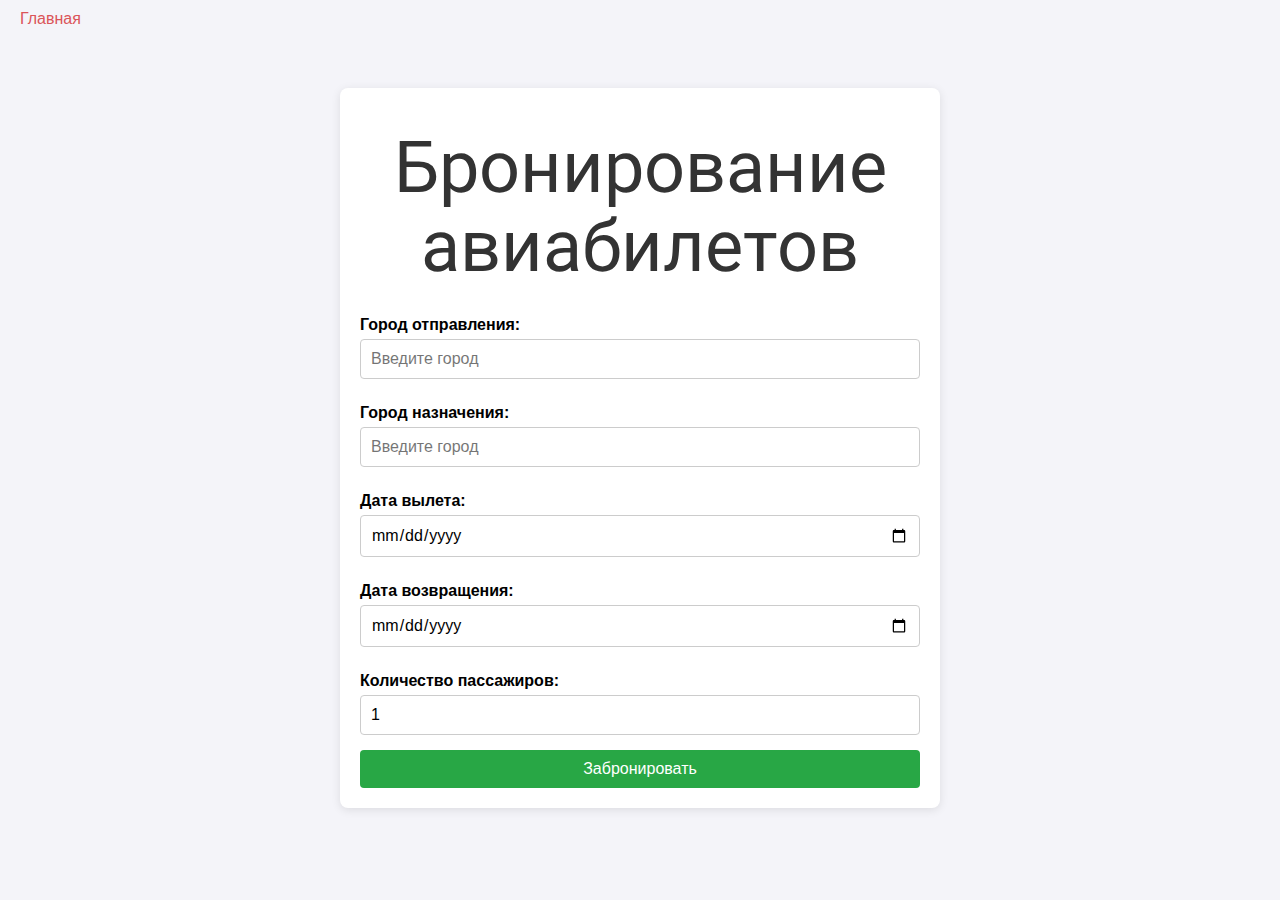
<file: bron.html>
<!DOCTYPE html>
<html lang="ru">
<head>
    <meta charset="UTF-8">
    <meta name="viewport" content="width=device-width, initial-scale=1.0">
    <title>Бронирование авиабилетов</title>
    <link rel="stylesheet" href="nicepage.css" media="screen">
    <link rel="stylesheet" href="index.css" media="screen">
    <link rel="stylesheet" href="bron.css">
    <link id="u-theme-google-font" rel="stylesheet" href="https://fonts.googleapis.com/css?family=Roboto:100,100i,300,300i,400,400i,500,500i,700,700i,900,900i|Open+Sans:300,300i,400,400i,500,500i,600,600i,700,700i,800,800i">
</head>
<body>
    <div class="u-custom-menu u-nav-container">
        <ul class="u-nav u-unstyled u-nav-1"><li class="u-nav-item"><a class="u-button-style u-nav-link u-text-active-palette-1-base u-text-hover-palette-2-base" href="index.html" style="padding: 10px 20px;">Главная</a></li></ul>
    </div>
    <div class="u-custom-menu u-nav-container-collapse">
        <div class="u-black u-container-style u-inner-container-layout u-opacity u-opacity-95 u-sidenav">
            <div class="u-inner-container-layout u-sidenav-overflow">
                <div class="u-menu-close"></div>
                <ul class="u-align-center u-nav u-popupmenu-items u-unstyled u-nav-2">
                    <li class="u-nav-item"><a class="u-button-style u-nav-link" href="index.html">Главная</a></li>
                    <li class="u-nav-item"><a class="u-button-style u-nav-link" href="О-нас.html">О нас</a></li>
                    <li class="u-nav-item"><a class="u-button-style u-nav-link" href="Контакты.html">Контакты</a></li>
                    <li class="u-nav-item"><a class="u-button-style u-nav-link u-text-active-palette-1-base u-text-hover-palette-2-base" href="bron.html" style="padding: 10px 20px;">Бронировать</a></li>
                </ul>
            </div>
        </div>
        <div class="u-black u-menu-overlay u-opacity u-opacity-70"></div>
    </div>

    <div class="container">
        <h1>Бронирование авиабилетов</h1>

        <form id="flight-booking-form">
            <label for="from">Город отправления:</label>
            <input type="text" id="from" name="from" placeholder="Введите город" required>

            <label for="to">Город назначения:</label>
            <input type="text" id="to" name="to" placeholder="Введите город" required>

            <label for="departure-date">Дата вылета:</label>
            <input type="date" id="departure-date" name="departure-date" required>

            <label for="return-date">Дата возвращения:</label>
            <input type="date" id="return-date" name="return-date">

            <label for="passenger-count">Количество пассажиров:</label>
            <input type="number" id="passenger-count" name="passenger-count" min="1" value="1" required>

            <button type="submit">Забронировать</button>
        </form>

        <div id="booking-summary" class="hidden">
            <h2>Детали бронирования:</h2>
            <p><strong>Город отправления:</strong> <span id="summary-from"></span></p>
            <p><strong>Город назначения:</strong> <span id="summary-to"></span></p>
            <p><strong>Дата вылета:</strong> <span id="summary-departure"></span></p>
            <p><strong>Дата возвращения:</strong> <span id="summary-return"></span></p>
            <p><strong>Количество пассажиров:</strong> <span id="summary-passengers"></span></p>
            <p><strong>Цена:</strong> <span id="summary-price"></span></p>
        </div>
    </div>

    <script src="bron.js"></script>
</body>
</html>
</file>
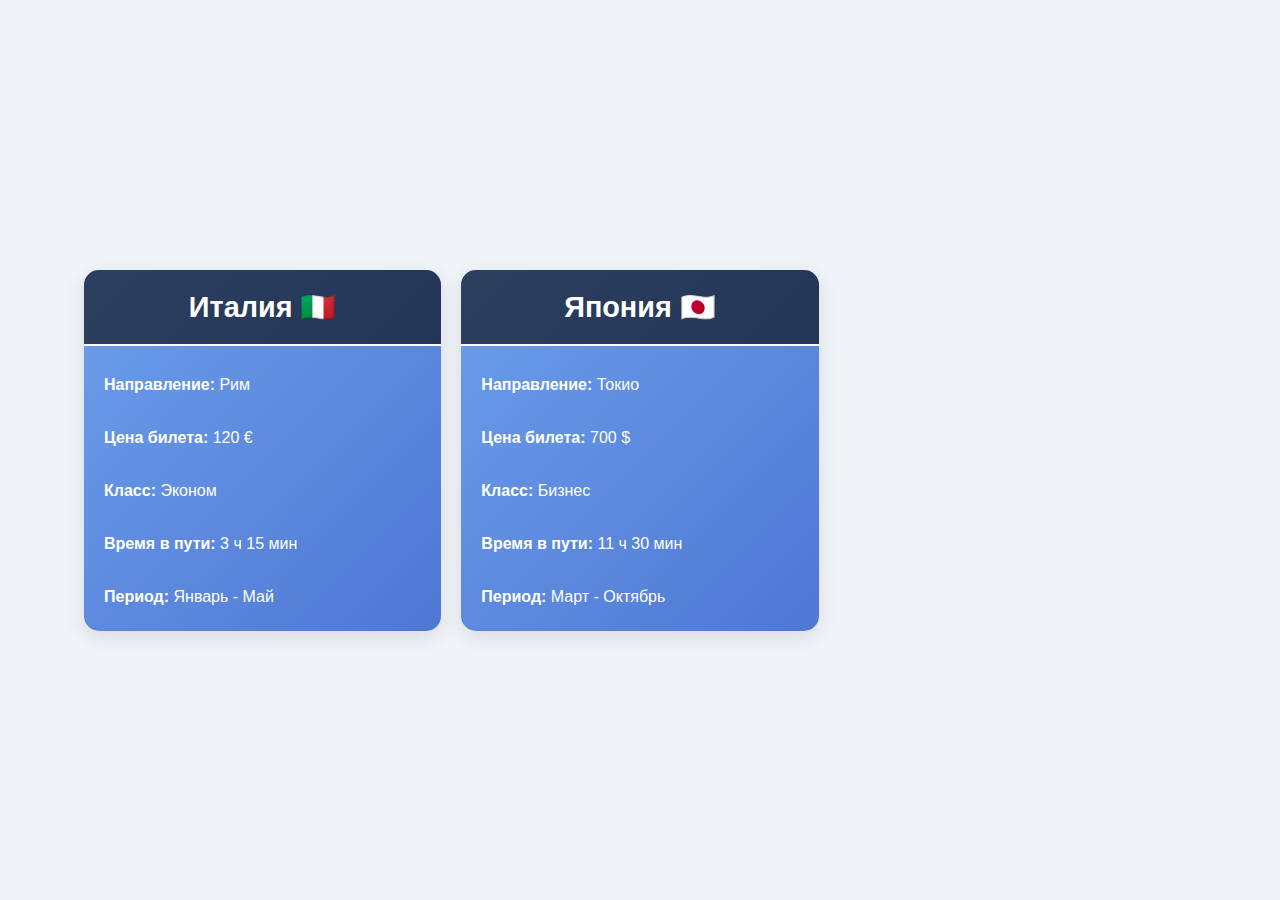
<file: mach.html>
<!DOCTYPE html>
<html lang="ru">
<head>
    <meta charset="UTF-8">
    <meta name="viewport" content="width=device-width, initial-scale=1.0">
    <title>Карточки стран с ценами на билеты</title>
    <link rel="stylesheet" href="mach.css">
</head>
<body>

    <div class="cards-container">
        <div class="card">
            <div class="card-header">
                <h3>Италия 🇮🇹</h3>
            </div>
            <div class="card-body">
                <p><strong>Направление:</strong> Рим</p>
                <p><strong>Цена билета:</strong> 120 €</p>
                <p><strong>Класс:</strong> Эконом</p>
                <p><strong>Время в пути:</strong> 3 ч 15 мин</p>
                <p><strong>Период:</strong> Январь - Май</p>
                <button class="btn-details">Подробнее</button>
            </div>
        </div>
        
        <div class="card">
            <div class="card-header">
                <h3>Япония 🇯🇵</h3>
            </div>
            <div class="card-body">
                <p><strong>Направление:</strong> Токио</p>
                <p><strong>Цена билета:</strong> 700 $</p>
                <p><strong>Класс:</strong> Бизнес</p>
                <p><strong>Время в пути:</strong> 11 ч 30 мин</p>
                <p><strong>Период:</strong> Март - Октябрь</p>
                <button class="btn-details">Подробнее</button>
            </div>
        </div>

        <!-- Добавьте дополнительные карточки здесь -->

    </div>

    <script src="mach.js"></script>
</body>
</html>
</file>
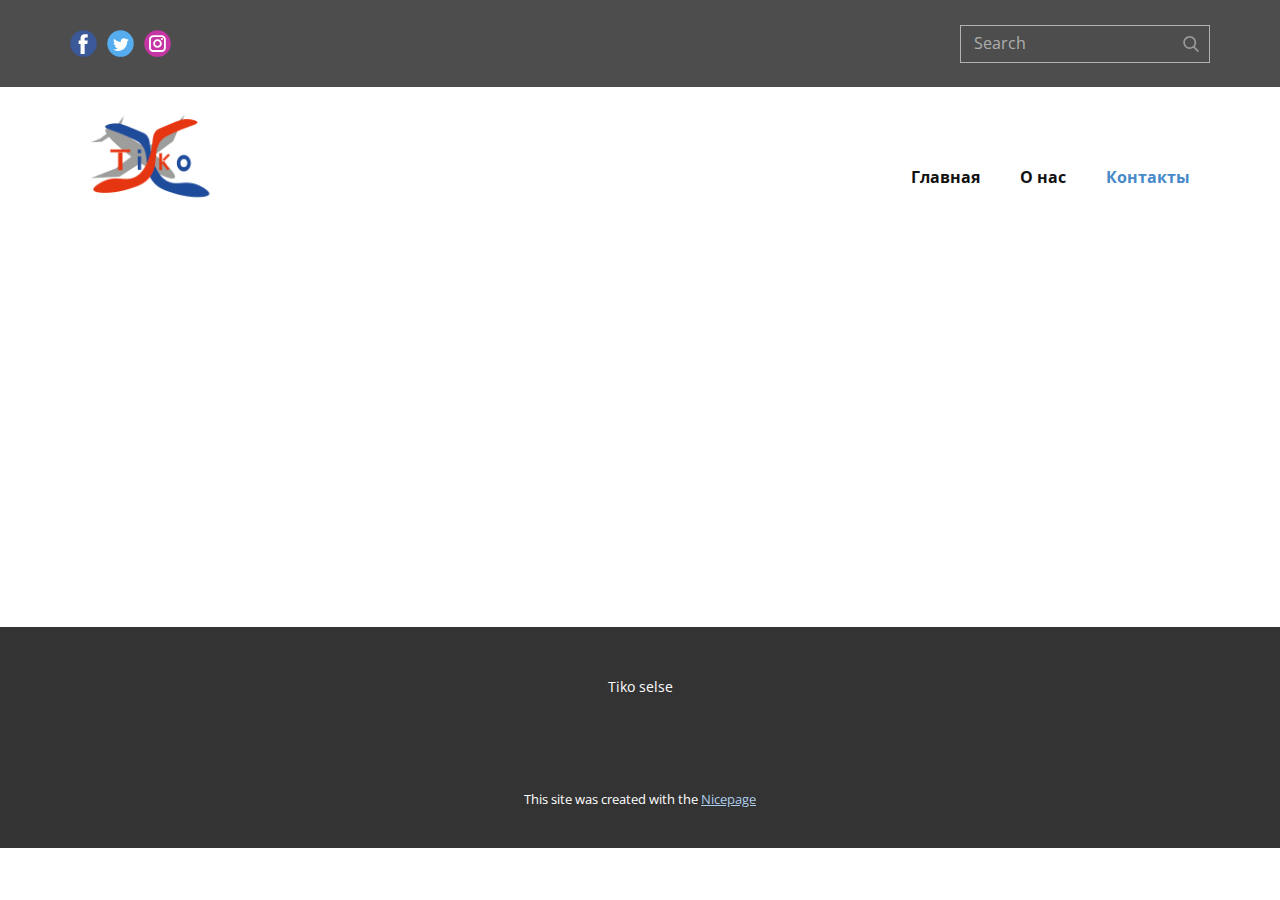
<file: Контакты.html>
<!DOCTYPE html>
<html style="font-size: 16px;" lang="ru"><head>
    <meta name="viewport" content="width=device-width, initial-scale=1.0">
    <meta charset="utf-8">
    <meta name="keywords" content="">
    <meta name="description" content="">
    <title>Контакты</title>
    <link rel="stylesheet" href="nicepage.css" media="screen">
<link rel="stylesheet" href="Контакты.css" media="screen">
    <script class="u-script" type="text/javascript" src="jquery.js" defer=""></script>
    <script class="u-script" type="text/javascript" src="nicepage.js" defer=""></script>
    <meta name="generator" content="Nicepage 7.1.0, nicepage.com">
    <link id="u-theme-google-font" rel="stylesheet" href="https://fonts.googleapis.com/css?family=Roboto:100,100i,300,300i,400,400i,500,500i,700,700i,900,900i|Open+Sans:300,300i,400,400i,500,500i,600,600i,700,700i,800,800i">
    
    
    
    <script type="application/ld+json">{
		"@context": "http://schema.org",
		"@type": "Organization",
		"name": "",
		"logo": "images/1.png",
		"sameAs": [
				"https://facebook.com/name",
				"https://twitter.com/name",
				"https://www.instagram.com/name"
		]
}</script>
    <meta name="theme-color" content="#478ac9">
    <meta name="twitter:site" content="@">
    <meta name="twitter:card" content="summary_large_image">
    <meta name="twitter:title" content="Контакты">
    <meta name="twitter:description" content="">
    <meta property="og:title" content="Контакты">
    <meta property="og:type" content="website">
  <meta data-intl-tel-input-cdn-path="intlTelInput/"></head>
  <body data-path-to-root="./" data-include-products="false" class="u-body u-xl-mode" data-lang="ru"><header class="u-align-left u-clearfix u-container-align-left u-header u-section-row-container" id="sec-93fd"><div class="u-section-rows">
        <div class="u-grey-70 u-section-row u-section-row-1" id="sec-46aa">
          <div class="u-clearfix u-sheet u-sheet-1">
            <div class="u-social-icons u-spacing-10 u-social-icons-1">
              <a class="u-social-url" title="facebook" target="_blank" href="https://facebook.com/name">
                <span class="u-icon u-social-facebook u-social-icon u-icon-1">
                  <svg class="u-svg-link" preserveAspectRatio="xMidYMin slice" viewBox="0 0 112 112" style=""><use xlink:href="#svg-ac7e"></use></svg>
                  <svg class="u-svg-content" viewBox="0 0 112 112" x="0" y="0" id="svg-ac7e"><circle fill="currentColor" cx="56.1" cy="56.1" r="55"></circle><path fill="#FFFFFF" d="M73.5,31.6h-9.1c-1.4,0-3.6,0.8-3.6,3.9v8.5h12.6L72,58.3H60.8v40.8H43.9V58.3h-8V43.9h8v-9.2
      c0-6.7,3.1-17,17-17h12.5v13.9H73.5z"></path></svg>
                </span>
              </a>
              <a class="u-social-url" title="twitter" target="_blank" href="https://twitter.com/name">
                <span class="u-icon u-social-icon u-social-twitter u-icon-2">
                  <svg class="u-svg-link" preserveAspectRatio="xMidYMin slice" viewBox="0 0 112 112" style=""><use xlink:href="#svg-ba2f"></use></svg>
                  <svg class="u-svg-content" viewBox="0 0 112 112" x="0" y="0" id="svg-ba2f"><circle fill="currentColor" class="st0" cx="56.1" cy="56.1" r="55"></circle><path fill="#FFFFFF" d="M83.8,47.3c0,0.6,0,1.2,0,1.7c0,17.7-13.5,38.2-38.2,38.2C38,87.2,31,85,25,81.2c1,0.1,2.1,0.2,3.2,0.2
      c6.3,0,12.1-2.1,16.7-5.7c-5.9-0.1-10.8-4-12.5-9.3c0.8,0.2,1.7,0.2,2.5,0.2c1.2,0,2.4-0.2,3.5-0.5c-6.1-1.2-10.8-6.7-10.8-13.1
      c0-0.1,0-0.1,0-0.2c1.8,1,3.9,1.6,6.1,1.7c-3.6-2.4-6-6.5-6-11.2c0-2.5,0.7-4.8,1.8-6.7c6.6,8.1,16.5,13.5,27.6,14
      c-0.2-1-0.3-2-0.3-3.1c0-7.4,6-13.4,13.4-13.4c3.9,0,7.3,1.6,9.8,4.2c3.1-0.6,5.9-1.7,8.5-3.3c-1,3.1-3.1,5.8-5.9,7.4
      c2.7-0.3,5.3-1,7.7-2.1C88.7,43,86.4,45.4,83.8,47.3z"></path></svg>
                </span>
              </a>
              <a class="u-social-url" title="instagram" target="_blank" href="https://www.instagram.com/name">
                <span class="u-icon u-social-icon u-social-instagram u-icon-3">
                  <svg class="u-svg-link" preserveAspectRatio="xMidYMin slice" viewBox="0 0 112 112" style=""><use xlink:href="#svg-60a4"></use></svg>
                  <svg class="u-svg-content" viewBox="0 0 112 112" x="0" y="0" id="svg-60a4"><circle fill="currentColor" cx="56.1" cy="56.1" r="55"></circle><path fill="#FFFFFF" d="M55.9,38.2c-9.9,0-17.9,8-17.9,17.9C38,66,46,74,55.9,74c9.9,0,17.9-8,17.9-17.9C73.8,46.2,65.8,38.2,55.9,38.2
      z M55.9,66.4c-5.7,0-10.3-4.6-10.3-10.3c-0.1-5.7,4.6-10.3,10.3-10.3c5.7,0,10.3,4.6,10.3,10.3C66.2,61.8,61.6,66.4,55.9,66.4z"></path><path fill="#FFFFFF" d="M74.3,33.5c-2.3,0-4.2,1.9-4.2,4.2s1.9,4.2,4.2,4.2s4.2-1.9,4.2-4.2S76.6,33.5,74.3,33.5z"></path><path fill="#FFFFFF" d="M73.1,21.3H38.6c-9.7,0-17.5,7.9-17.5,17.5v34.5c0,9.7,7.9,17.6,17.5,17.6h34.5c9.7,0,17.5-7.9,17.5-17.5V38.8
      C90.6,29.1,82.7,21.3,73.1,21.3z M83,73.3c0,5.5-4.5,9.9-9.9,9.9H38.6c-5.5,0-9.9-4.5-9.9-9.9V38.8c0-5.5,4.5-9.9,9.9-9.9h34.5
      c5.5,0,9.9,4.5,9.9,9.9V73.3z"></path></svg>
                </span>
              </a>
            </div>
            <form action="#" class="u-border-1 u-border-grey-30 u-expanded-width-xs u-search u-search-right u-search-1" data-search-token="no-license" data-href="search/search.html">
              <button class="u-search-button" type="submit">
                <span class="u-search-icon u-spacing-10 u-text-grey-40">
                  <svg class="u-svg-link" preserveAspectRatio="xMidYMin slice" viewBox="0 0 56.966 56.966" style=""><use xmlns:xlink="http://www.w3.org/1999/xlink" xlink:href="#svg-9dab"></use></svg>
                  <svg xmlns="http://www.w3.org/2000/svg" xmlns:xlink="http://www.w3.org/1999/xlink" version="1.1" id="svg-9dab" x="0px" y="0px" viewBox="0 0 56.966 56.966" style="enable-background:new 0 0 56.966 56.966;" xml:space="preserve" class="u-svg-content"><path d="M55.146,51.887L41.588,37.786c3.486-4.144,5.396-9.358,5.396-14.786c0-12.682-10.318-23-23-23s-23,10.318-23,23  s10.318,23,23,23c4.761,0,9.298-1.436,13.177-4.162l13.661,14.208c0.571,0.593,1.339,0.92,2.162,0.92  c0.779,0,1.518-0.297,2.079-0.837C56.255,54.982,56.293,53.08,55.146,51.887z M23.984,6c9.374,0,17,7.626,17,17s-7.626,17-17,17  s-17-7.626-17-17S14.61,6,23.984,6z"></path><g></g><g></g><g></g><g></g><g></g><g></g><g></g><g></g><g></g><g></g><g></g><g></g><g></g><g></g><g></g></svg>
                </span>
              </button>
              <input class="u-search-input" type="search" name="search" value="" placeholder="Search">
            </form>
          </div>
          
          
          
          
          
        </div>
        <div class="u-section-row" id="sec-37e8">
          <div class="u-clearfix u-sheet u-sheet-2">
            <a href="#" class="u-image u-logo u-image-1" data-image-width="1024" data-image-height="768">
              <img src="images/1.png" class="u-logo-image u-logo-image-1" data-image-width="80">
            </a>
            <nav data-position="" class="u-menu u-menu-one-level u-offcanvas u-menu-1">
              <div class="menu-collapse" style="font-size: 1rem; letter-spacing: 0px; font-weight: 700;">
                <a class="u-button-style u-custom-active-border-color u-custom-border u-custom-border-color u-custom-borders u-custom-hover-border-color u-custom-left-right-menu-spacing u-custom-padding-bottom u-custom-text-active-color u-custom-text-color u-custom-text-hover-color u-custom-top-bottom-menu-spacing u-hamburger-link u-nav-link u-hamburger-link-1" href="#">
                  <svg class="u-svg-link" viewBox="0 0 24 24"><use xlink:href="#menu-hamburger"></use></svg>
                  <svg class="u-svg-content" version="1.1" id="menu-hamburger" viewBox="0 0 16 16" x="0px" y="0px" xmlns:xlink="http://www.w3.org/1999/xlink" xmlns="http://www.w3.org/2000/svg"><g><rect y="1" width="16" height="2"></rect><rect y="7" width="16" height="2"></rect><rect y="13" width="16" height="2"></rect>
</g></svg>
                </a>
              </div>
              <div class="u-custom-menu u-nav-container">
                <ul class="u-nav u-unstyled u-nav-1"><li class="u-nav-item"><a class="u-button-style u-nav-link u-text-active-palette-1-base u-text-hover-palette-2-base" href="index.html" style="padding: 10px 20px;">Главная</a>
</li><li class="u-nav-item"><a class="u-button-style u-nav-link u-text-active-palette-1-base u-text-hover-palette-2-base" href="О-нас.html" style="padding: 10px 20px;">О нас</a>
</li><li class="u-nav-item"><a class="u-button-style u-nav-link u-text-active-palette-1-base u-text-hover-palette-2-base" href="Контакты.html" style="padding: 10px 20px;">Контакты</a>
</li></ul>
              </div>
              <div class="u-custom-menu u-nav-container-collapse">
                <div class="u-black u-container-style u-inner-container-layout u-opacity u-opacity-95 u-sidenav">
                  <div class="u-inner-container-layout u-sidenav-overflow">
                    <div class="u-menu-close"></div>
                    <ul class="u-align-center u-nav u-popupmenu-items u-unstyled u-nav-2"><li class="u-nav-item"><a class="u-button-style u-nav-link" href="index.html">Главная</a>
</li><li class="u-nav-item"><a class="u-button-style u-nav-link" href="О-нас.html">О нас</a>
</li><li class="u-nav-item"><a class="u-button-style u-nav-link" href="Контакты.html">Контакты</a>
</li></ul>
                  </div>
                </div>
                <div class="u-black u-menu-overlay u-opacity u-opacity-70"></div>
              </div>
            </nav>
          </div>
          
          
          
          
          
        </div>
      </div></header>
    <section class="u-clearfix u-section-1" id="sec-1398">
      <div class="u-clearfix u-sheet u-sheet-1"></div>
    </section>
    
    
    
    <footer class="u-align-center u-clearfix u-container-align-center u-footer u-grey-80 u-footer" id="sec-4abc"><div class="u-clearfix u-sheet u-sheet-1">
        <p class="u-small-text u-text u-text-variant u-text-1">Tiko selse </p>
      </div></footer>
    <section class="u-backlink u-clearfix u-grey-80">
      <p class="u-text">
        <span>This site was created with the </span>
        <a class="u-link" href="https://nicepage.com/" target="_blank" rel="nofollow">
          <span>Nicepage</span>
        </a>
      </p>
    </section>
  
</body></html>
</file>
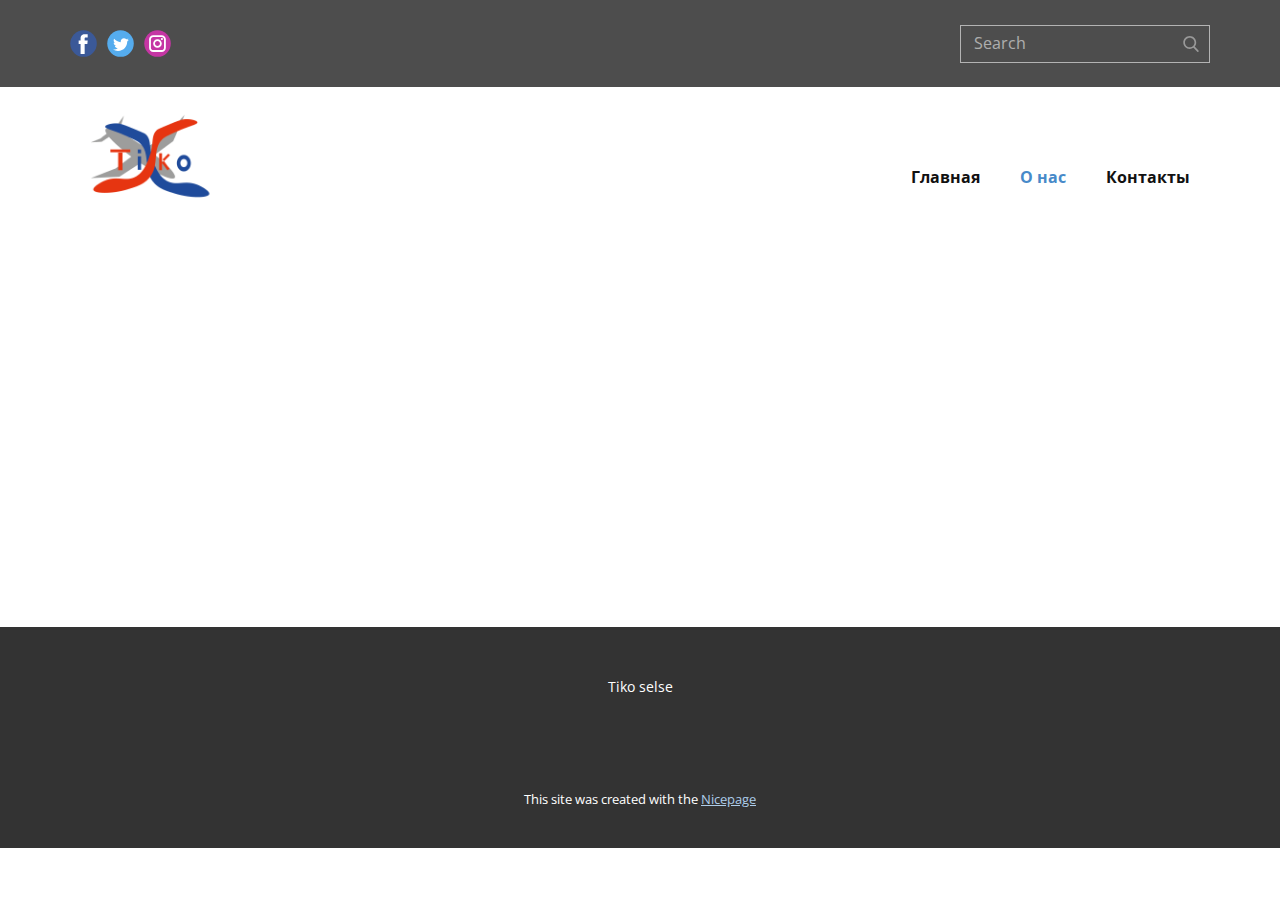
<file: О-нас.html>
<!DOCTYPE html>
<html style="font-size: 16px;" lang="ru"><head>
    <meta name="viewport" content="width=device-width, initial-scale=1.0">
    <meta charset="utf-8">
    <meta name="keywords" content="">
    <meta name="description" content="">
    <title>О нас</title>
    <link rel="stylesheet" href="nicepage.css" media="screen">
<link rel="stylesheet" href="О-нас.css" media="screen">
    <script class="u-script" type="text/javascript" src="jquery.js" defer=""></script>
    <script class="u-script" type="text/javascript" src="nicepage.js" defer=""></script>
    <meta name="generator" content="Nicepage 7.1.0, nicepage.com">
    <link id="u-theme-google-font" rel="stylesheet" href="https://fonts.googleapis.com/css?family=Roboto:100,100i,300,300i,400,400i,500,500i,700,700i,900,900i|Open+Sans:300,300i,400,400i,500,500i,600,600i,700,700i,800,800i">
    
    
    
    <script type="application/ld+json">{
		"@context": "http://schema.org",
		"@type": "Organization",
		"name": "",
		"logo": "images/1.png",
		"sameAs": [
				"https://facebook.com/name",
				"https://twitter.com/name",
				"https://www.instagram.com/name"
		]
}</script>
    <meta name="theme-color" content="#478ac9">
    <meta name="twitter:site" content="@">
    <meta name="twitter:card" content="summary_large_image">
    <meta name="twitter:title" content="О нас">
    <meta name="twitter:description" content="">
    <meta property="og:title" content="О нас">
    <meta property="og:type" content="website">
  <meta data-intl-tel-input-cdn-path="intlTelInput/"></head>
  <body data-path-to-root="./" data-include-products="false" class="u-body u-xl-mode" data-lang="ru"><header class="u-align-left u-clearfix u-container-align-left u-header u-section-row-container" id="sec-93fd"><div class="u-section-rows">
        <div class="u-grey-70 u-section-row u-section-row-1" id="sec-46aa">
          <div class="u-clearfix u-sheet u-sheet-1">
            <div class="u-social-icons u-spacing-10 u-social-icons-1">
              <a class="u-social-url" title="facebook" target="_blank" href="https://facebook.com/name">
                <span class="u-icon u-social-facebook u-social-icon u-icon-1">
                  <svg class="u-svg-link" preserveAspectRatio="xMidYMin slice" viewBox="0 0 112 112" style=""><use xlink:href="#svg-ac7e"></use></svg>
                  <svg class="u-svg-content" viewBox="0 0 112 112" x="0" y="0" id="svg-ac7e"><circle fill="currentColor" cx="56.1" cy="56.1" r="55"></circle><path fill="#FFFFFF" d="M73.5,31.6h-9.1c-1.4,0-3.6,0.8-3.6,3.9v8.5h12.6L72,58.3H60.8v40.8H43.9V58.3h-8V43.9h8v-9.2
      c0-6.7,3.1-17,17-17h12.5v13.9H73.5z"></path></svg>
                </span>
              </a>
              <a class="u-social-url" title="twitter" target="_blank" href="https://twitter.com/name">
                <span class="u-icon u-social-icon u-social-twitter u-icon-2">
                  <svg class="u-svg-link" preserveAspectRatio="xMidYMin slice" viewBox="0 0 112 112" style=""><use xlink:href="#svg-ba2f"></use></svg>
                  <svg class="u-svg-content" viewBox="0 0 112 112" x="0" y="0" id="svg-ba2f"><circle fill="currentColor" class="st0" cx="56.1" cy="56.1" r="55"></circle><path fill="#FFFFFF" d="M83.8,47.3c0,0.6,0,1.2,0,1.7c0,17.7-13.5,38.2-38.2,38.2C38,87.2,31,85,25,81.2c1,0.1,2.1,0.2,3.2,0.2
      c6.3,0,12.1-2.1,16.7-5.7c-5.9-0.1-10.8-4-12.5-9.3c0.8,0.2,1.7,0.2,2.5,0.2c1.2,0,2.4-0.2,3.5-0.5c-6.1-1.2-10.8-6.7-10.8-13.1
      c0-0.1,0-0.1,0-0.2c1.8,1,3.9,1.6,6.1,1.7c-3.6-2.4-6-6.5-6-11.2c0-2.5,0.7-4.8,1.8-6.7c6.6,8.1,16.5,13.5,27.6,14
      c-0.2-1-0.3-2-0.3-3.1c0-7.4,6-13.4,13.4-13.4c3.9,0,7.3,1.6,9.8,4.2c3.1-0.6,5.9-1.7,8.5-3.3c-1,3.1-3.1,5.8-5.9,7.4
      c2.7-0.3,5.3-1,7.7-2.1C88.7,43,86.4,45.4,83.8,47.3z"></path></svg>
                </span>
              </a>
              <a class="u-social-url" title="instagram" target="_blank" href="https://www.instagram.com/name">
                <span class="u-icon u-social-icon u-social-instagram u-icon-3">
                  <svg class="u-svg-link" preserveAspectRatio="xMidYMin slice" viewBox="0 0 112 112" style=""><use xlink:href="#svg-60a4"></use></svg>
                  <svg class="u-svg-content" viewBox="0 0 112 112" x="0" y="0" id="svg-60a4"><circle fill="currentColor" cx="56.1" cy="56.1" r="55"></circle><path fill="#FFFFFF" d="M55.9,38.2c-9.9,0-17.9,8-17.9,17.9C38,66,46,74,55.9,74c9.9,0,17.9-8,17.9-17.9C73.8,46.2,65.8,38.2,55.9,38.2
      z M55.9,66.4c-5.7,0-10.3-4.6-10.3-10.3c-0.1-5.7,4.6-10.3,10.3-10.3c5.7,0,10.3,4.6,10.3,10.3C66.2,61.8,61.6,66.4,55.9,66.4z"></path><path fill="#FFFFFF" d="M74.3,33.5c-2.3,0-4.2,1.9-4.2,4.2s1.9,4.2,4.2,4.2s4.2-1.9,4.2-4.2S76.6,33.5,74.3,33.5z"></path><path fill="#FFFFFF" d="M73.1,21.3H38.6c-9.7,0-17.5,7.9-17.5,17.5v34.5c0,9.7,7.9,17.6,17.5,17.6h34.5c9.7,0,17.5-7.9,17.5-17.5V38.8
      C90.6,29.1,82.7,21.3,73.1,21.3z M83,73.3c0,5.5-4.5,9.9-9.9,9.9H38.6c-5.5,0-9.9-4.5-9.9-9.9V38.8c0-5.5,4.5-9.9,9.9-9.9h34.5
      c5.5,0,9.9,4.5,9.9,9.9V73.3z"></path></svg>
                </span>
              </a>
            </div>
            <form action="#" class="u-border-1 u-border-grey-30 u-expanded-width-xs u-search u-search-right u-search-1" data-search-token="no-license" data-href="search/search.html">
              <button class="u-search-button" type="submit">
                <span class="u-search-icon u-spacing-10 u-text-grey-40">
                  <svg class="u-svg-link" preserveAspectRatio="xMidYMin slice" viewBox="0 0 56.966 56.966" style=""><use xmlns:xlink="http://www.w3.org/1999/xlink" xlink:href="#svg-9dab"></use></svg>
                  <svg xmlns="http://www.w3.org/2000/svg" xmlns:xlink="http://www.w3.org/1999/xlink" version="1.1" id="svg-9dab" x="0px" y="0px" viewBox="0 0 56.966 56.966" style="enable-background:new 0 0 56.966 56.966;" xml:space="preserve" class="u-svg-content"><path d="M55.146,51.887L41.588,37.786c3.486-4.144,5.396-9.358,5.396-14.786c0-12.682-10.318-23-23-23s-23,10.318-23,23  s10.318,23,23,23c4.761,0,9.298-1.436,13.177-4.162l13.661,14.208c0.571,0.593,1.339,0.92,2.162,0.92  c0.779,0,1.518-0.297,2.079-0.837C56.255,54.982,56.293,53.08,55.146,51.887z M23.984,6c9.374,0,17,7.626,17,17s-7.626,17-17,17  s-17-7.626-17-17S14.61,6,23.984,6z"></path><g></g><g></g><g></g><g></g><g></g><g></g><g></g><g></g><g></g><g></g><g></g><g></g><g></g><g></g><g></g></svg>
                </span>
              </button>
              <input class="u-search-input" type="search" name="search" value="" placeholder="Search">
            </form>
          </div>
          
          
          
          
          
        </div>
        <div class="u-section-row" id="sec-37e8">
          <div class="u-clearfix u-sheet u-sheet-2">
            <a href="#" class="u-image u-logo u-image-1" data-image-width="1024" data-image-height="768">
              <img src="images/1.png" class="u-logo-image u-logo-image-1" data-image-width="80">
            </a>
            <nav data-position="" class="u-menu u-menu-one-level u-offcanvas u-menu-1">
              <div class="menu-collapse" style="font-size: 1rem; letter-spacing: 0px; font-weight: 700;">
                <a class="u-button-style u-custom-active-border-color u-custom-border u-custom-border-color u-custom-borders u-custom-hover-border-color u-custom-left-right-menu-spacing u-custom-padding-bottom u-custom-text-active-color u-custom-text-color u-custom-text-hover-color u-custom-top-bottom-menu-spacing u-hamburger-link u-nav-link u-hamburger-link-1" href="#">
                  <svg class="u-svg-link" viewBox="0 0 24 24"><use xlink:href="#menu-hamburger"></use></svg>
                  <svg class="u-svg-content" version="1.1" id="menu-hamburger" viewBox="0 0 16 16" x="0px" y="0px" xmlns:xlink="http://www.w3.org/1999/xlink" xmlns="http://www.w3.org/2000/svg"><g><rect y="1" width="16" height="2"></rect><rect y="7" width="16" height="2"></rect><rect y="13" width="16" height="2"></rect>
</g></svg>
                </a>
              </div>
              <div class="u-custom-menu u-nav-container">
                <ul class="u-nav u-unstyled u-nav-1"><li class="u-nav-item"><a class="u-button-style u-nav-link u-text-active-palette-1-base u-text-hover-palette-2-base" href="index.html" style="padding: 10px 20px;">Главная</a>
</li><li class="u-nav-item"><a class="u-button-style u-nav-link u-text-active-palette-1-base u-text-hover-palette-2-base" href="О-нас.html" style="padding: 10px 20px;">О нас</a>
</li><li class="u-nav-item"><a class="u-button-style u-nav-link u-text-active-palette-1-base u-text-hover-palette-2-base" href="Контакты.html" style="padding: 10px 20px;">Контакты</a>
</li></ul>
              </div>
              <div class="u-custom-menu u-nav-container-collapse">
                <div class="u-black u-container-style u-inner-container-layout u-opacity u-opacity-95 u-sidenav">
                  <div class="u-inner-container-layout u-sidenav-overflow">
                    <div class="u-menu-close"></div>
                    <ul class="u-align-center u-nav u-popupmenu-items u-unstyled u-nav-2"><li class="u-nav-item"><a class="u-button-style u-nav-link" href="index.html">Главная</a>
</li><li class="u-nav-item"><a class="u-button-style u-nav-link" href="О-нас.html">О нас</a>
</li><li class="u-nav-item"><a class="u-button-style u-nav-link" href="Контакты.html">Контакты</a>
</li></ul>
                  </div>
                </div>
                <div class="u-black u-menu-overlay u-opacity u-opacity-70"></div>
              </div>
            </nav>
          </div>
          
          
          
          
          
        </div>
      </div></header>
    <section class="u-clearfix u-section-1" id="sec-9bc8">
      <div class="u-clearfix u-sheet u-sheet-1"></div>
    </section>
    
    
    
    <footer class="u-align-center u-clearfix u-container-align-center u-footer u-grey-80 u-footer" id="sec-4abc"><div class="u-clearfix u-sheet u-sheet-1">
        <p class="u-small-text u-text u-text-variant u-text-1">Tiko selse </p>
      </div></footer>
    <section class="u-backlink u-clearfix u-grey-80">
      <p class="u-text">
        <span>This site was created with the </span>
        <a class="u-link" href="https://nicepage.com/" target="_blank" rel="nofollow">
          <span>Nicepage</span>
        </a>
      </p>
    </section>
  
</body></html>
</file>
